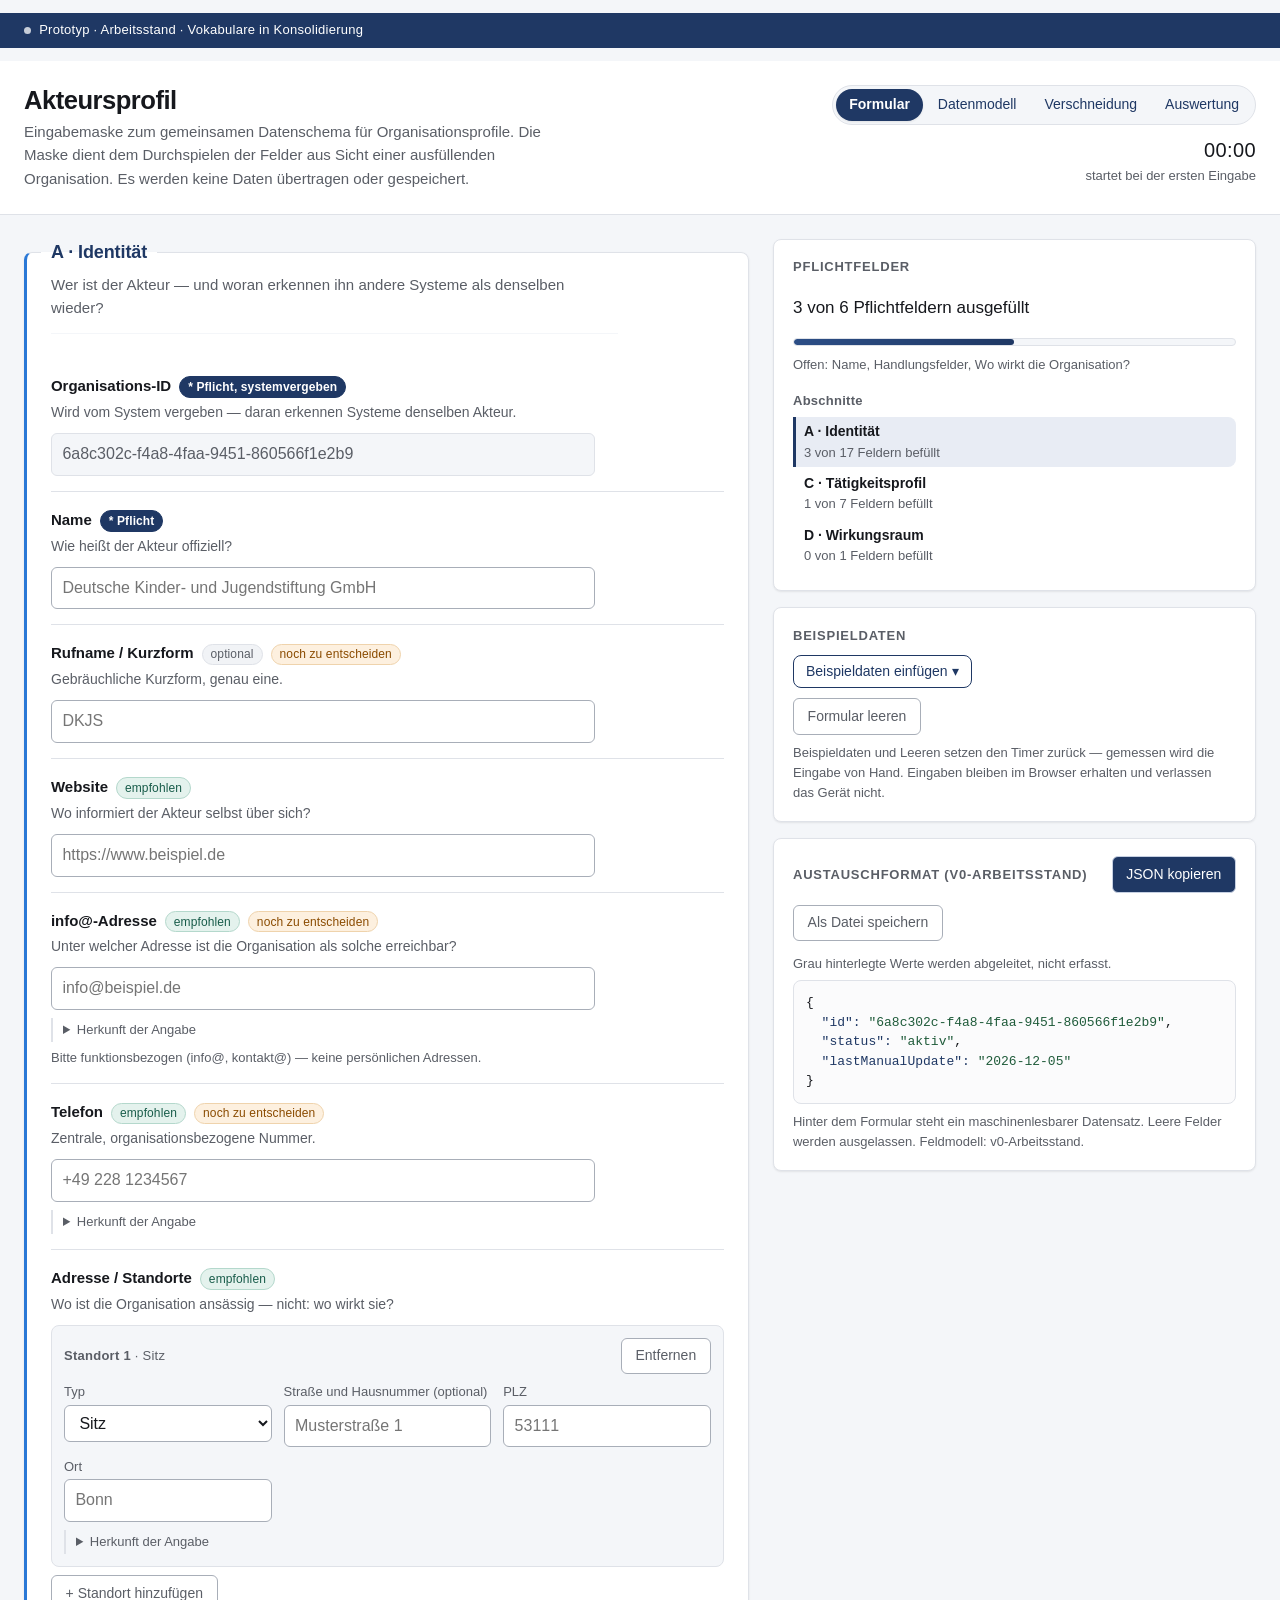
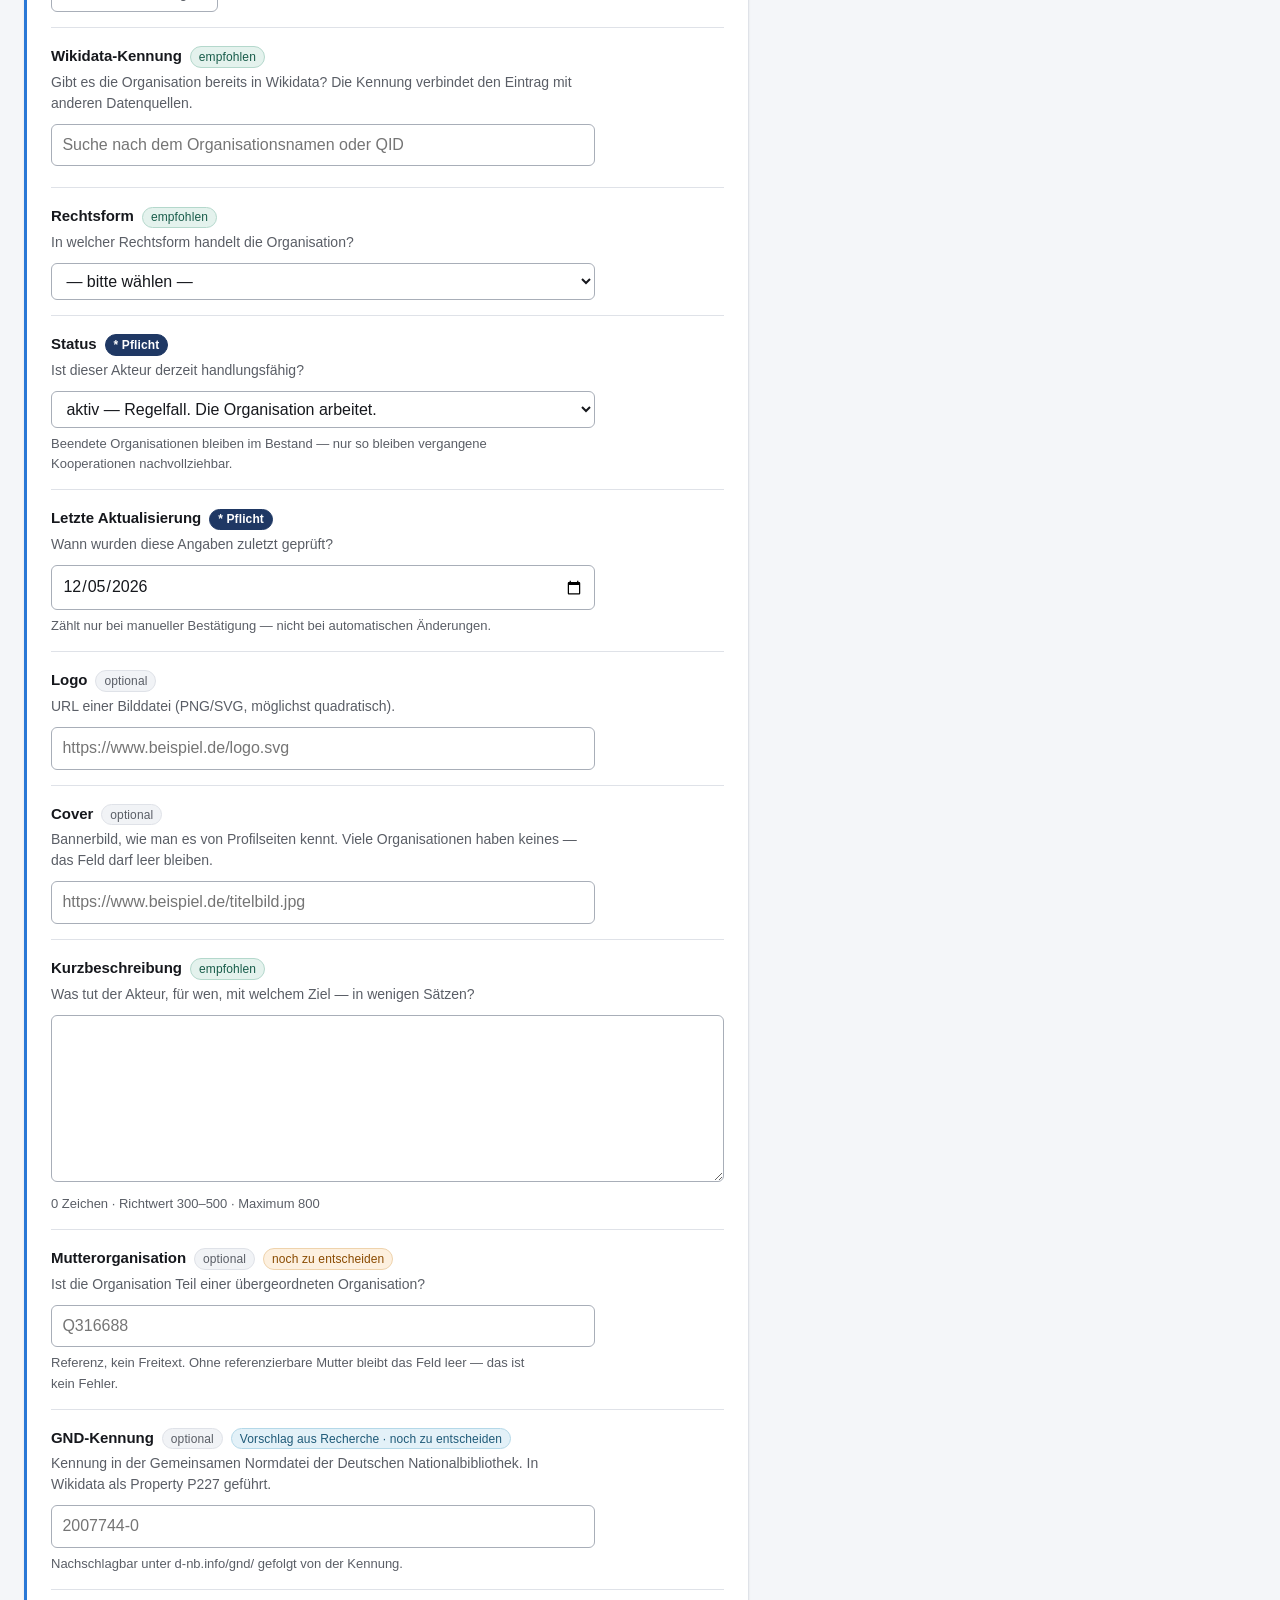
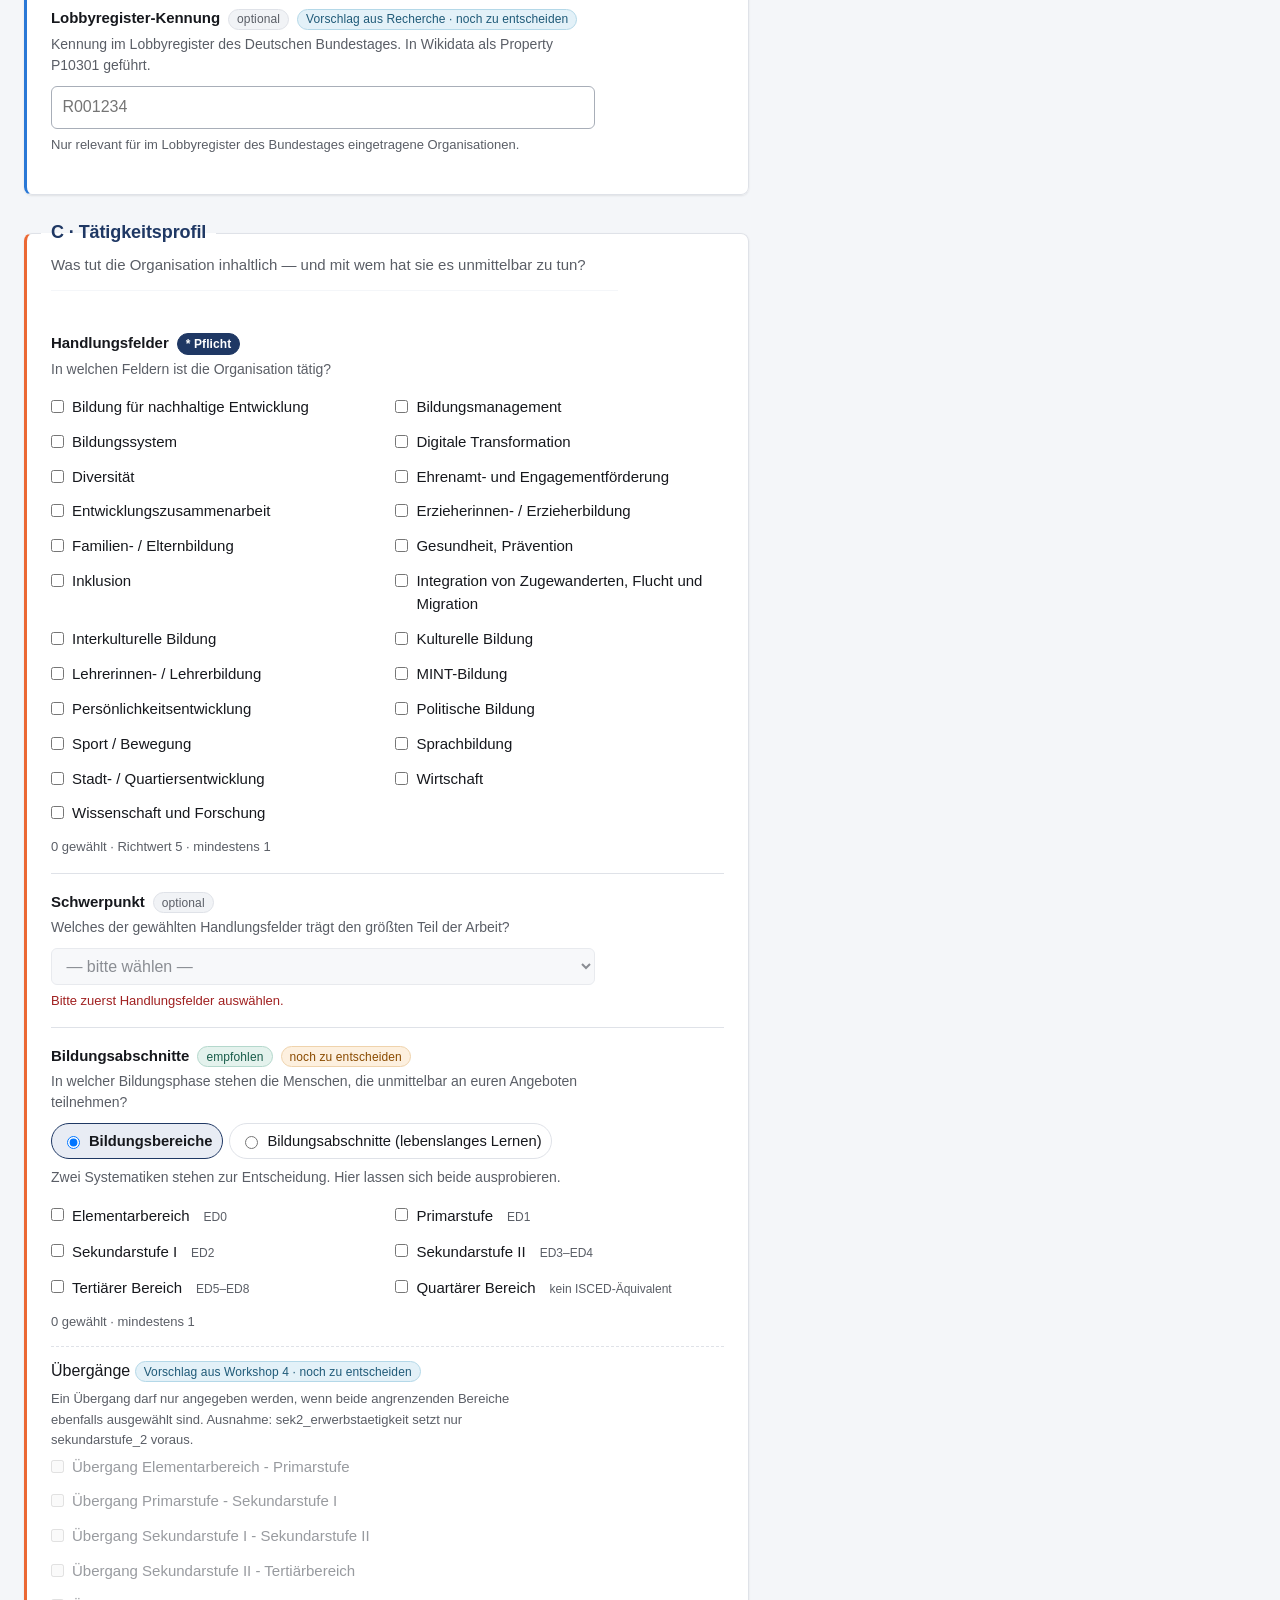
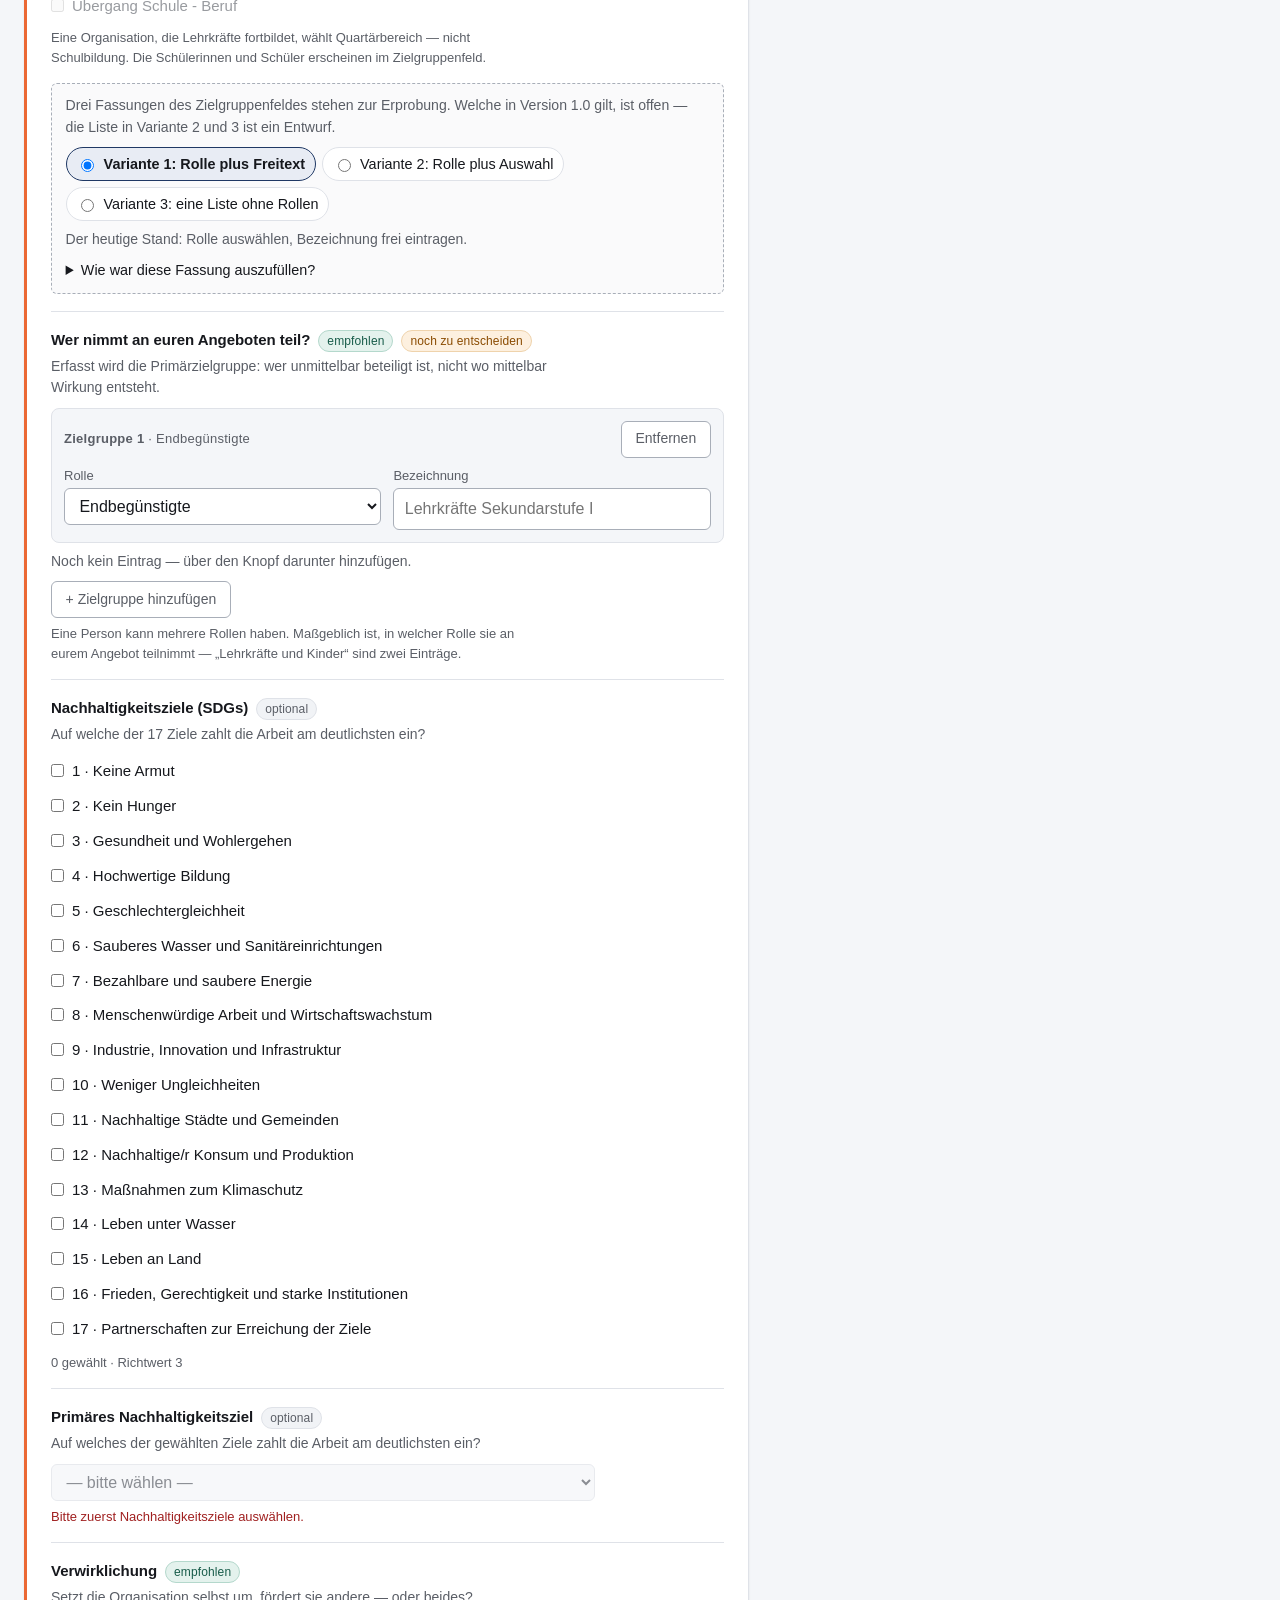
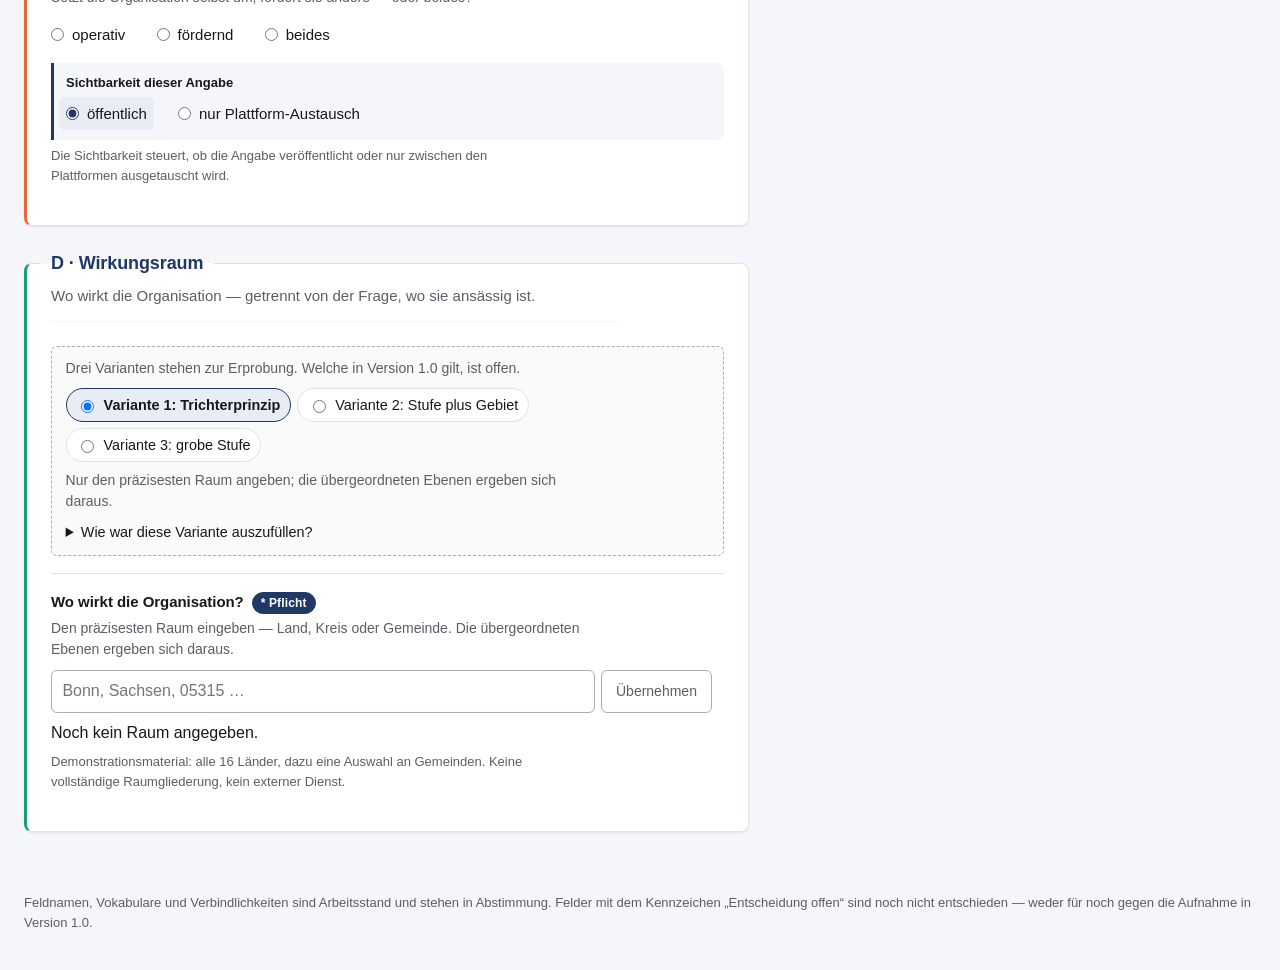
<file: prototype/index.html>
<!DOCTYPE html>
<html lang="de">
<head>
<meta charset="utf-8">
<meta name="viewport" content="width=device-width, initial-scale=1">
<title>Akteursprofil — Klickdummy (EduStandard)</title>
<meta name="description" content="Klickbare Eingabemaske zum Datenschema Akteursprofil. Arbeitsstand Version 0.1.">
<link rel="stylesheet" href="style.css">
</head>
<body>

<a class="sprunglink" href="#formular">Zum Formular springen</a>

<p class="banner" role="note">Prototyp · Arbeitsstand · Vokabulare in Konsolidierung</p>

<header class="kopf">
  <div>
    <h1>Akteursprofil</h1>
    <p>
      Eingabemaske zum gemeinsamen Datenschema für Organisationsprofile.
      Die Maske dient dem Durchspielen der Felder aus Sicht einer ausfüllenden
      Organisation. Es werden keine Daten übertragen oder gespeichert.
    </p>
  </div>
  <div class="kopf-rechts">
    <nav class="seitennavigation" aria-label="Seiten des Prototyps">
      <a href="index.html" aria-current="page">Formular</a>
      <a href="schema.html">Datenmodell</a>
      <a href="simulation.html">Verschneidung</a>
      <a href="auswertung.html">Auswertung</a>
    </nav>
    <div class="timer" role="timer" aria-live="off">
      <span class="nur-sr">Bearbeitungsdauer</span>
      <span class="timer-wert" id="timer-wert">00:00</span>
      <span id="timer-hinweis">startet bei der ersten Eingabe</span>
    </div>
  </div>
</header>

<main class="layout">

  <div id="formular"></div>

  <aside class="seitenspalte" aria-label="Auswertung">

    <section class="karte" aria-labelledby="zaehler-titel">
      <h2 id="zaehler-titel">Pflichtfelder</h2>
      <p class="zaehler-wert" id="zaehler-wert" aria-live="polite">0 von 0 Pflichtfeldern ausgefüllt</p>
      <div class="zaehler-balken" aria-hidden="true"><span id="zaehler-balken"></span></div>
      <p class="zaehler-offen" id="zaehler-offen"></p>

      <nav aria-labelledby="navigation-titel">
        <h3 id="navigation-titel" class="karte-untertitel">Abschnitte</h3>
        <ul class="navigation" id="abschnitt-navigation"></ul>
      </nav>
    </section>

    <section class="karte" aria-labelledby="beispiel-titel">
      <h2 id="beispiel-titel">Beispieldaten</h2>
      <details id="beispiel-auswahl">
        <summary>Beispieldaten einfügen</summary>
        <ul class="beispiel-liste" id="beispiel-liste"></ul>
      </details>
      <div class="karte-aktionen">
        <button type="button" class="leise" id="formular-leeren">Formular leeren</button>
        <button type="button" class="leise" id="speicher-verwerfen" hidden>Zwischenstand verwerfen</button>
      </div>
      <p class="karte-hinweis" id="beispiel-rueckmeldung" role="status"></p>
      <p class="karte-hinweis" id="speicher-hinweis"></p>
      <p class="karte-hinweis">
        Beispieldaten und Leeren setzen den Timer zurück — gemessen wird die
        Eingabe von Hand. Eingaben bleiben im Browser erhalten und verlassen
        das Gerät nicht.
      </p>
    </section>

    <section class="karte" aria-labelledby="vorschau-titel">
      <div class="vorschau-kopf">
        <h2 id="vorschau-titel">Austauschformat (v0-Arbeitsstand)</h2>
        <button type="button" class="primaer" id="json-kopieren">JSON kopieren</button>
        <button type="button" class="leise" id="json-export">Als Datei speichern</button>
      </div>
      <p class="kopier-rueckmeldung" id="kopier-rueckmeldung" role="status"></p>
      <p class="vorschau-abgeleitet">Grau hinterlegte Werte werden abgeleitet, nicht erfasst.</p>
      <p class="vorschau-fokus" id="vorschau-fokus" aria-live="polite"></p>
      <pre class="json" id="json-vorschau" tabindex="0" aria-label="Live-Vorschau des Datensatzes im JSON-Format">{}</pre>
      <p class="vorschau-fuss">
        Hinter dem Formular steht ein maschinenlesbarer Datensatz. Leere Felder
        werden ausgelassen. Feldmodell: <span id="modell-version">—</span>.
      </p>
    </section>

  </aside>

</main>

<footer class="fuss">
  <p>
    Feldnamen, Vokabulare und Verbindlichkeiten sind Arbeitsstand und stehen in
    Abstimmung. Felder mit dem Kennzeichen „Entscheidung offen“ sind noch nicht
    entschieden — weder für noch gegen die Aufnahme in Version 1.0.
  </p>
</footer>

<script src="vocab/loader.js"></script>
<script src="vocab/handlungsfelder.js"></script>
<script src="vocab/engagementfelder.js"></script>
<script src="vocab/icnpo-gruppen.js"></script>
<script src="vocab/bildungsstruktur-bereiche.js"></script>
<script src="vocab/bildungsabschnitte-lebenslang.js"></script>
<script src="vocab/isced-2011.js"></script>
<script src="vocab/reichweite.js"></script>
<script src="vocab/reichweite-grob.js"></script>
<script src="vocab/raumgliederung.js"></script>
<script src="vocab/rechtsformen.js"></script>
<script src="vocab/organisationsstatus.js"></script>
<script src="vocab/zielgruppenrollen.js"></script>
<script src="vocab/zielgruppen-entwurf.js"></script>
<script src="vocab/sdg.js"></script>
<script src="vocab/adresstypen.js"></script>
<script src="vocab/verwirklichung.js"></script>
<script src="vocab/sichtbarkeit.js"></script>
<script src="vocab/bundeslaender.js"></script>
<script src="vocab/herkunftsquellen.js"></script>
<script src="vocab/crosswalk-bildungsabschnitte.js"></script>
<script src="vocab/crosswalk-handlungsfelder.js"></script>
<script src="fields.js"></script>
<script src="app.js"></script>
</body>
</html>
</file>
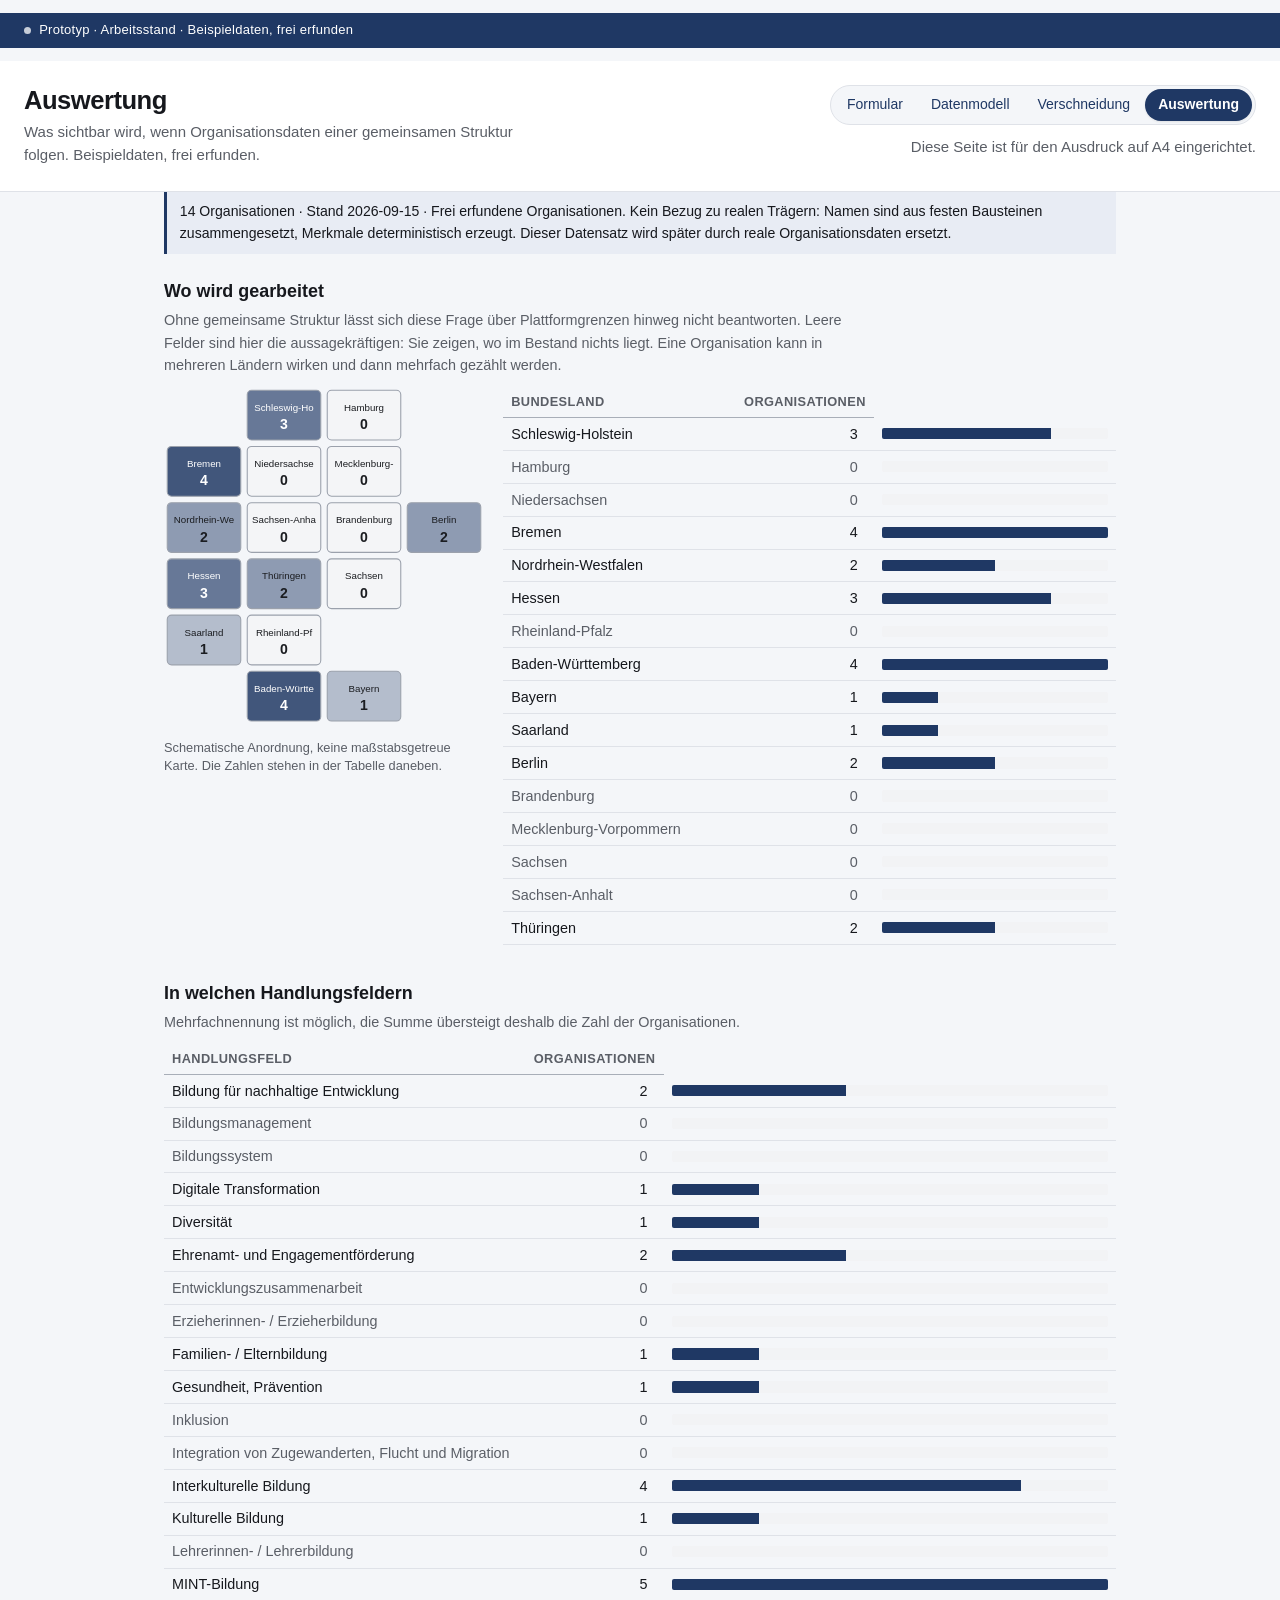
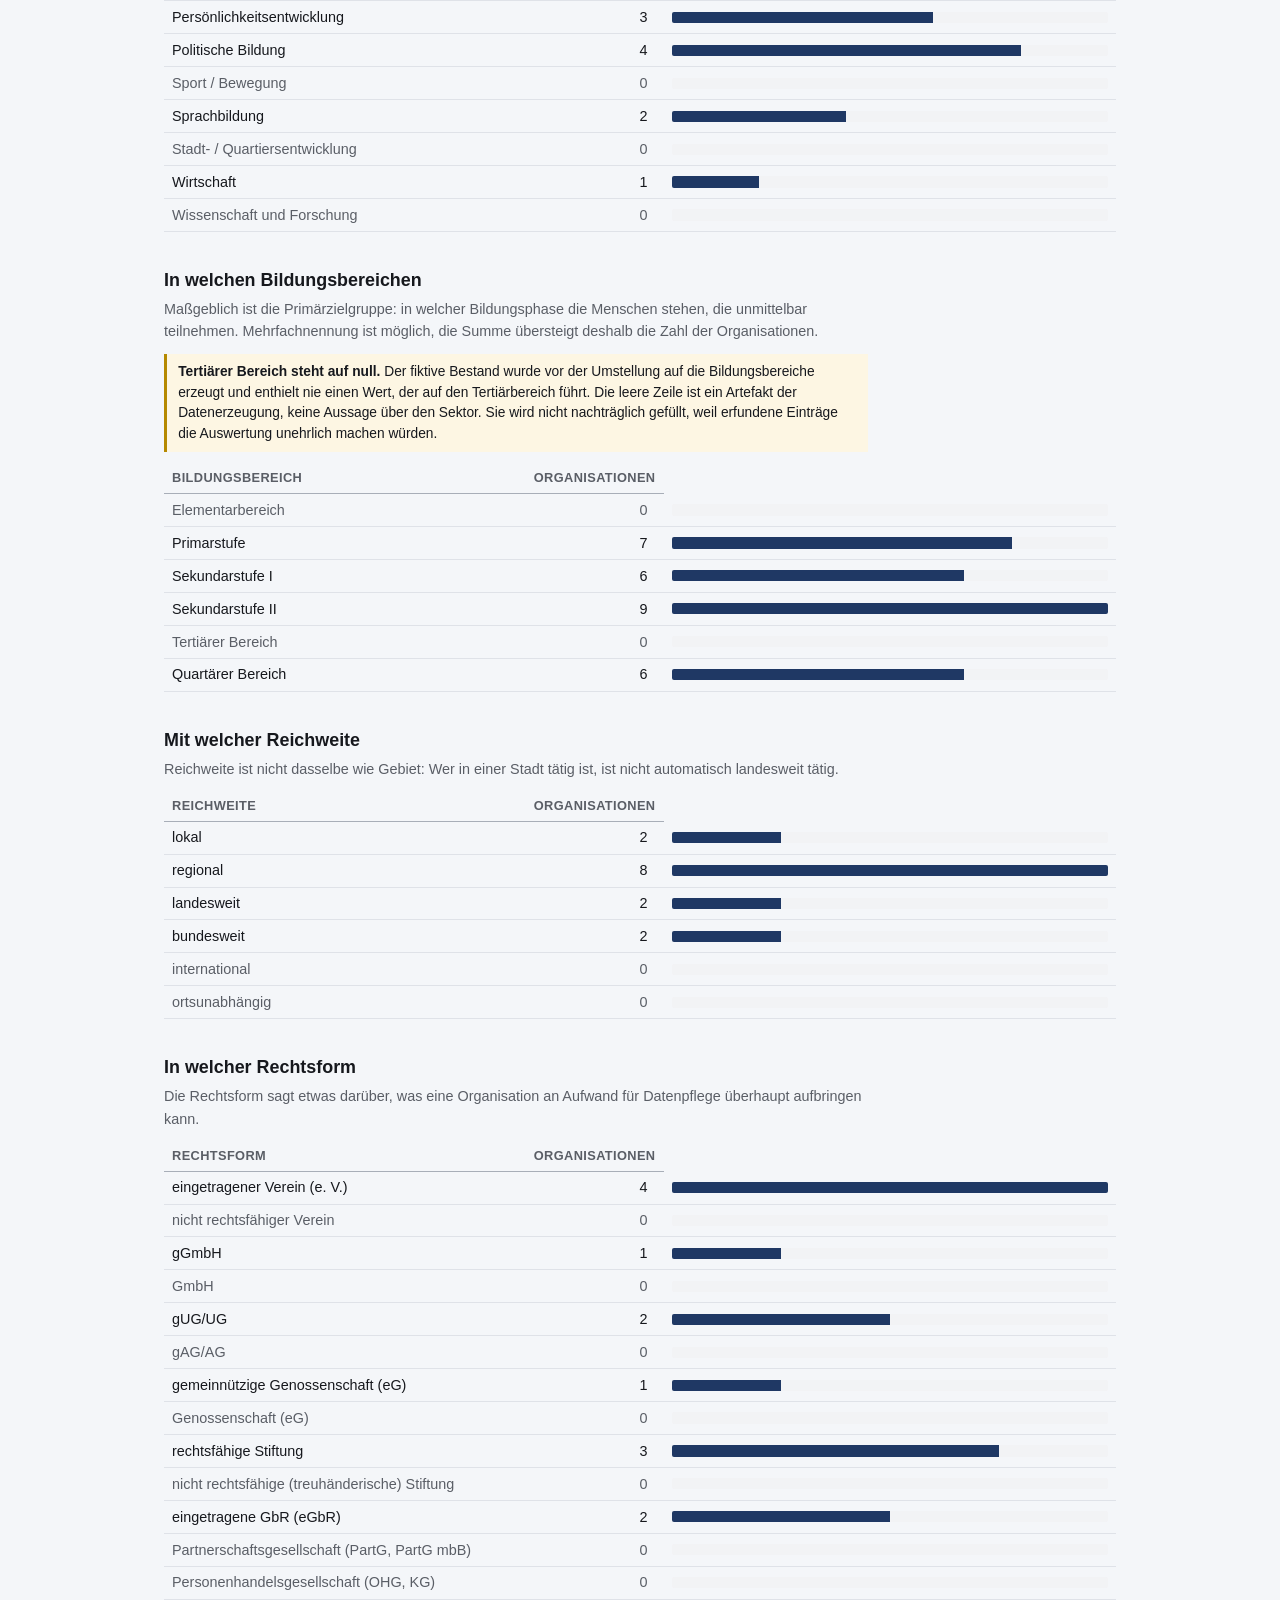
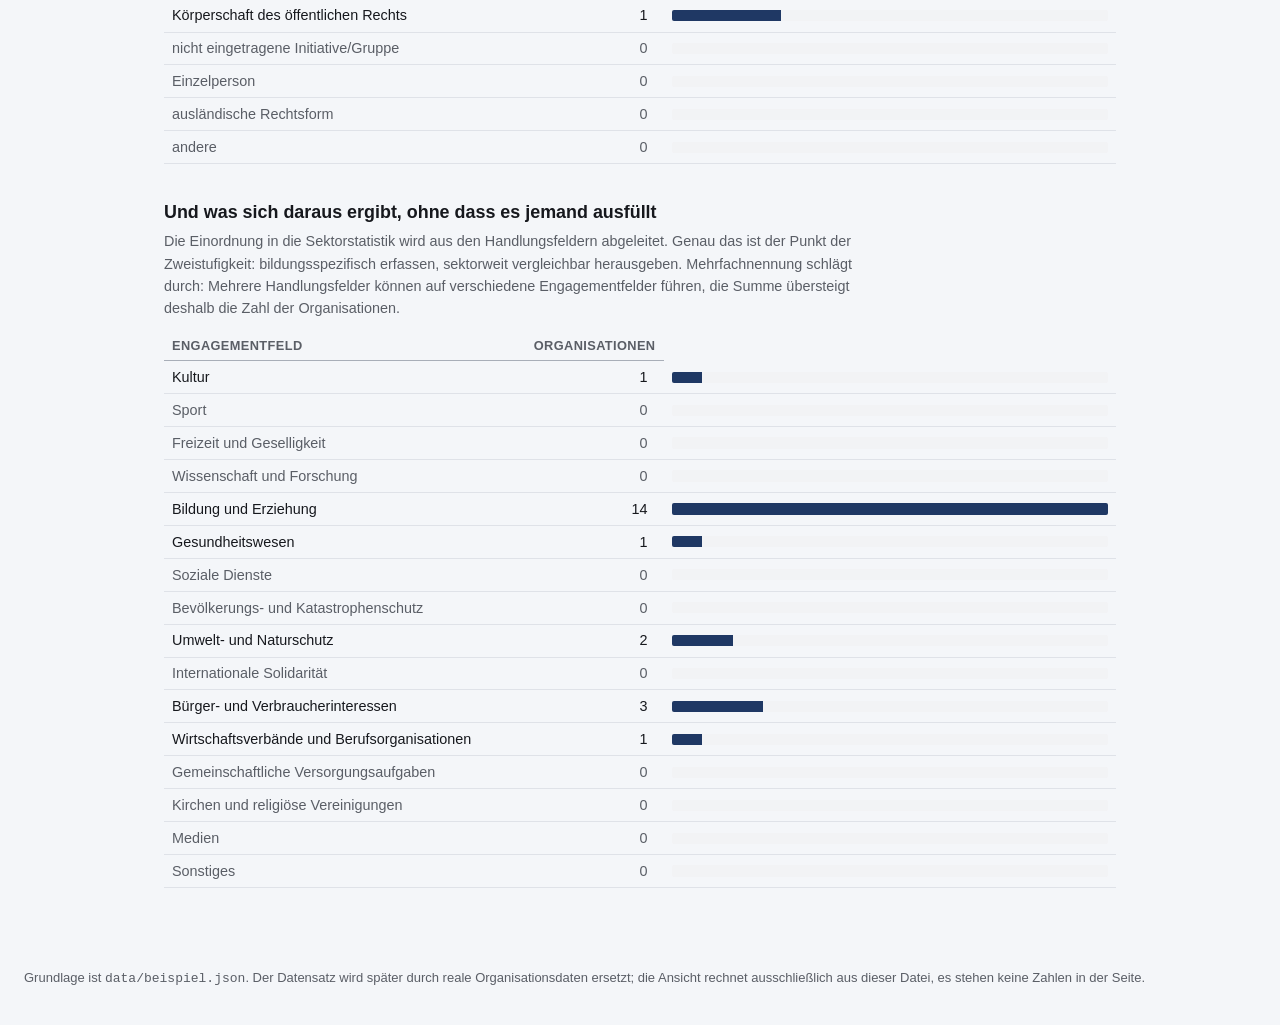
<file: prototype/auswertung.html>
<!DOCTYPE html>
<html lang="de">
<head>
<meta charset="utf-8">
<meta name="viewport" content="width=device-width, initial-scale=1">
<title>Auswertung — Akteursprofil (EduStandard)</title>
<meta name="description" content="Was sichtbar wird, wenn Organisationsdaten einer gemeinsamen Struktur folgen. Beispieldaten, frei erfunden.">
<link rel="stylesheet" href="style.css">
</head>
<body class="seite-auswertung">

<a class="sprunglink" href="#auswertung">Zur Auswertung springen</a>

<p class="banner" role="note">Prototyp · Arbeitsstand · Beispieldaten, frei erfunden</p>

<header class="kopf">
  <div>
    <h1>Auswertung</h1>
    <p>
      Was sichtbar wird, wenn Organisationsdaten einer gemeinsamen Struktur
      folgen. Beispieldaten, frei erfunden.
    </p>
  </div>
  <div class="kopf-rechts">
    <nav class="seitennavigation" aria-label="Seiten des Prototyps">
      <a href="index.html">Formular</a>
      <a href="schema.html">Datenmodell</a>
      <a href="simulation.html">Verschneidung</a>
      <a href="auswertung.html" aria-current="page">Auswertung</a>
    </nav>
    <p class="druckhinweis">
      Diese Seite ist für den Ausdruck auf A4 eingerichtet.
    </p>
  </div>
</header>

<main id="auswertung" class="auswertung" tabindex="-1">
  <p class="auswertung-quelle" id="auswertung-quelle"></p>
  <div id="auswertung-inhalt"></div>
</main>

<footer class="fuss">
  <p>
    Grundlage ist <code>data/beispiel.json</code>. Der Datensatz wird später
    durch reale Organisationsdaten ersetzt; die Ansicht rechnet ausschließlich
    aus dieser Datei, es stehen keine Zahlen in der Seite.
  </p>
</footer>

<script src="vocab/loader.js"></script>
<script src="vocab/handlungsfelder.js"></script>
<script src="vocab/engagementfelder.js"></script>
<script src="vocab/icnpo-gruppen.js"></script>
<script src="vocab/bildungsstruktur-bereiche.js"></script>
<script src="vocab/bildungsabschnitte-lebenslang.js"></script>
<script src="vocab/isced-2011.js"></script>
<script src="vocab/reichweite.js"></script>
<script src="vocab/reichweite-grob.js"></script>
<script src="vocab/raumgliederung.js"></script>
<script src="vocab/rechtsformen.js"></script>
<script src="vocab/organisationsstatus.js"></script>
<script src="vocab/zielgruppenrollen.js"></script>
<script src="vocab/zielgruppen-entwurf.js"></script>
<script src="vocab/sdg.js"></script>
<script src="vocab/adresstypen.js"></script>
<script src="vocab/verwirklichung.js"></script>
<script src="vocab/sichtbarkeit.js"></script>
<script src="vocab/bundeslaender.js"></script>
<script src="vocab/herkunftsquellen.js"></script>
<script src="vocab/crosswalk-bildungsabschnitte.js"></script>
<script src="vocab/crosswalk-handlungsfelder.js"></script>
<script src="data/beispiel.js"></script>
<script src="auswertung.js"></script>
</body>
</html>
</file>
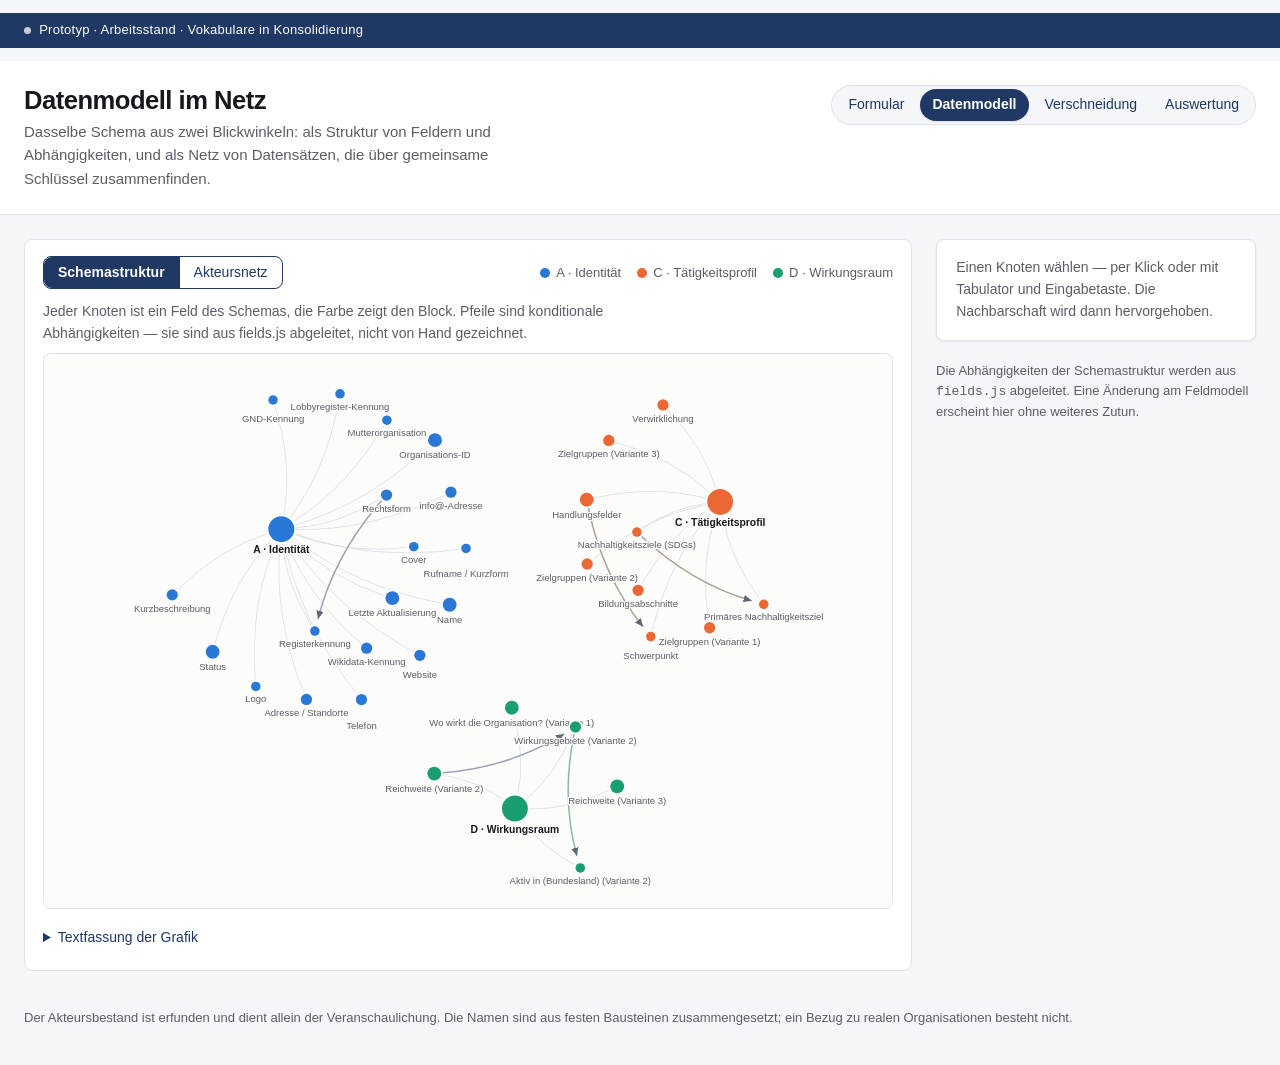
<file: prototype/schema.html>
<!DOCTYPE html>
<html lang="de">
<head>
<meta charset="utf-8">
<meta name="viewport" content="width=device-width, initial-scale=1">
<title>Datenmodell im Netz — Akteursprofil (EduStandard)</title>
<meta name="description" content="Netzdarstellung des Datenschemas für Organisationsprofile: Felder und ihre Abhängigkeiten, Akteure und ihre gemeinsamen Schlüssel.">
<link rel="stylesheet" href="style.css">
</head>
<body class="seite-netz">

<a class="sprunglink" href="#netz-bereich">Zur Grafik springen</a>

<p class="banner" role="note">Prototyp · Arbeitsstand · Vokabulare in Konsolidierung</p>

<header class="kopf">
  <div>
    <h1>Datenmodell im Netz</h1>
    <p>
      Dasselbe Schema aus zwei Blickwinkeln: als Struktur von Feldern und
      Abhängigkeiten, und als Netz von Datensätzen, die über gemeinsame
      Schlüssel zusammenfinden.
    </p>
  </div>
  <nav class="seitennavigation" aria-label="Seiten des Prototyps">
    <a href="index.html">Formular</a>
    <a href="schema.html" aria-current="page">Datenmodell</a>
    <a href="simulation.html">Verschneidung</a>
      <a href="auswertung.html">Auswertung</a>
  </nav>
</header>

<main class="netz-layout">

  <section class="netz-bereich" id="netz-bereich" aria-labelledby="netz-titel">
    <div class="netz-kopf">
      <h2 id="netz-titel" class="nur-sr">Netzdarstellung</h2>
      <fieldset class="umschalter">
        <legend class="nur-sr">Ansicht wählen</legend>
        <label>
          <input type="radio" name="ansicht" value="schema" checked>
          <span>Schemastruktur</span>
        </label>
        <label>
          <input type="radio" name="ansicht" value="akteure">
          <span>Akteursnetz</span>
        </label>
      </fieldset>
      <ul class="legende" aria-label="Farbbedeutung">
        <li><span class="legende-punkt punkt-a" aria-hidden="true"></span><span id="legende-links">A · Identität</span></li>
        <li><span class="legende-punkt punkt-c" aria-hidden="true"></span><span id="legende-mitte">C · Tätigkeitsprofil</span></li>
        <li><span class="legende-punkt punkt-d" aria-hidden="true"></span><span id="legende-rechts">D · Wirkungsraum</span></li>
      </ul>
    </div>

    <p class="netz-erklaerung" id="netz-erklaerung"></p>

    <div class="netz-buehne">
      <svg id="netz" aria-labelledby="netz-titel" aria-describedby="netz-erklaerung"></svg>
    </div>

    <details class="textfassung">
      <summary>Textfassung der Grafik</summary>
      <div id="textfassung-inhalt"></div>
    </details>
  </section>

  <aside class="detail-spalte" aria-labelledby="detail-titel-sr">
    <h2 id="detail-titel-sr" class="nur-sr">Angaben zum gewählten Knoten</h2>
    <div class="karte" id="detail" aria-live="polite"></div>
    <p class="karte-hinweis">
      Die Abhängigkeiten der Schemastruktur werden aus <code>fields.js</code>
      abgeleitet. Eine Änderung am Feldmodell erscheint hier ohne weiteres Zutun.
    </p>
  </aside>

</main>

<footer class="fuss">
  <p>
    Der Akteursbestand ist erfunden und dient allein der Veranschaulichung.
    Die Namen sind aus festen Bausteinen zusammengesetzt; ein Bezug zu realen
    Organisationen besteht nicht.
  </p>
</footer>

<script src="vocab/loader.js"></script>
<script src="vocab/handlungsfelder.js"></script>
<script src="vocab/engagementfelder.js"></script>
<script src="vocab/icnpo-gruppen.js"></script>
<script src="vocab/bildungsstruktur-bereiche.js"></script>
<script src="vocab/bildungsabschnitte-lebenslang.js"></script>
<script src="vocab/isced-2011.js"></script>
<script src="vocab/reichweite.js"></script>
<script src="vocab/reichweite-grob.js"></script>
<script src="vocab/raumgliederung.js"></script>
<script src="vocab/rechtsformen.js"></script>
<script src="vocab/organisationsstatus.js"></script>
<script src="vocab/zielgruppenrollen.js"></script>
<script src="vocab/zielgruppen-entwurf.js"></script>
<script src="vocab/sdg.js"></script>
<script src="vocab/adresstypen.js"></script>
<script src="vocab/verwirklichung.js"></script>
<script src="vocab/sichtbarkeit.js"></script>
<script src="vocab/bundeslaender.js"></script>
<script src="vocab/herkunftsquellen.js"></script>
<script src="vocab/crosswalk-bildungsabschnitte.js"></script>
<script src="vocab/crosswalk-handlungsfelder.js"></script>
<script src="fields.js"></script>
<script src="akteure.js"></script>
<script src="netz.js"></script>
<script src="schema.js"></script>
</body>
</html>
</file>
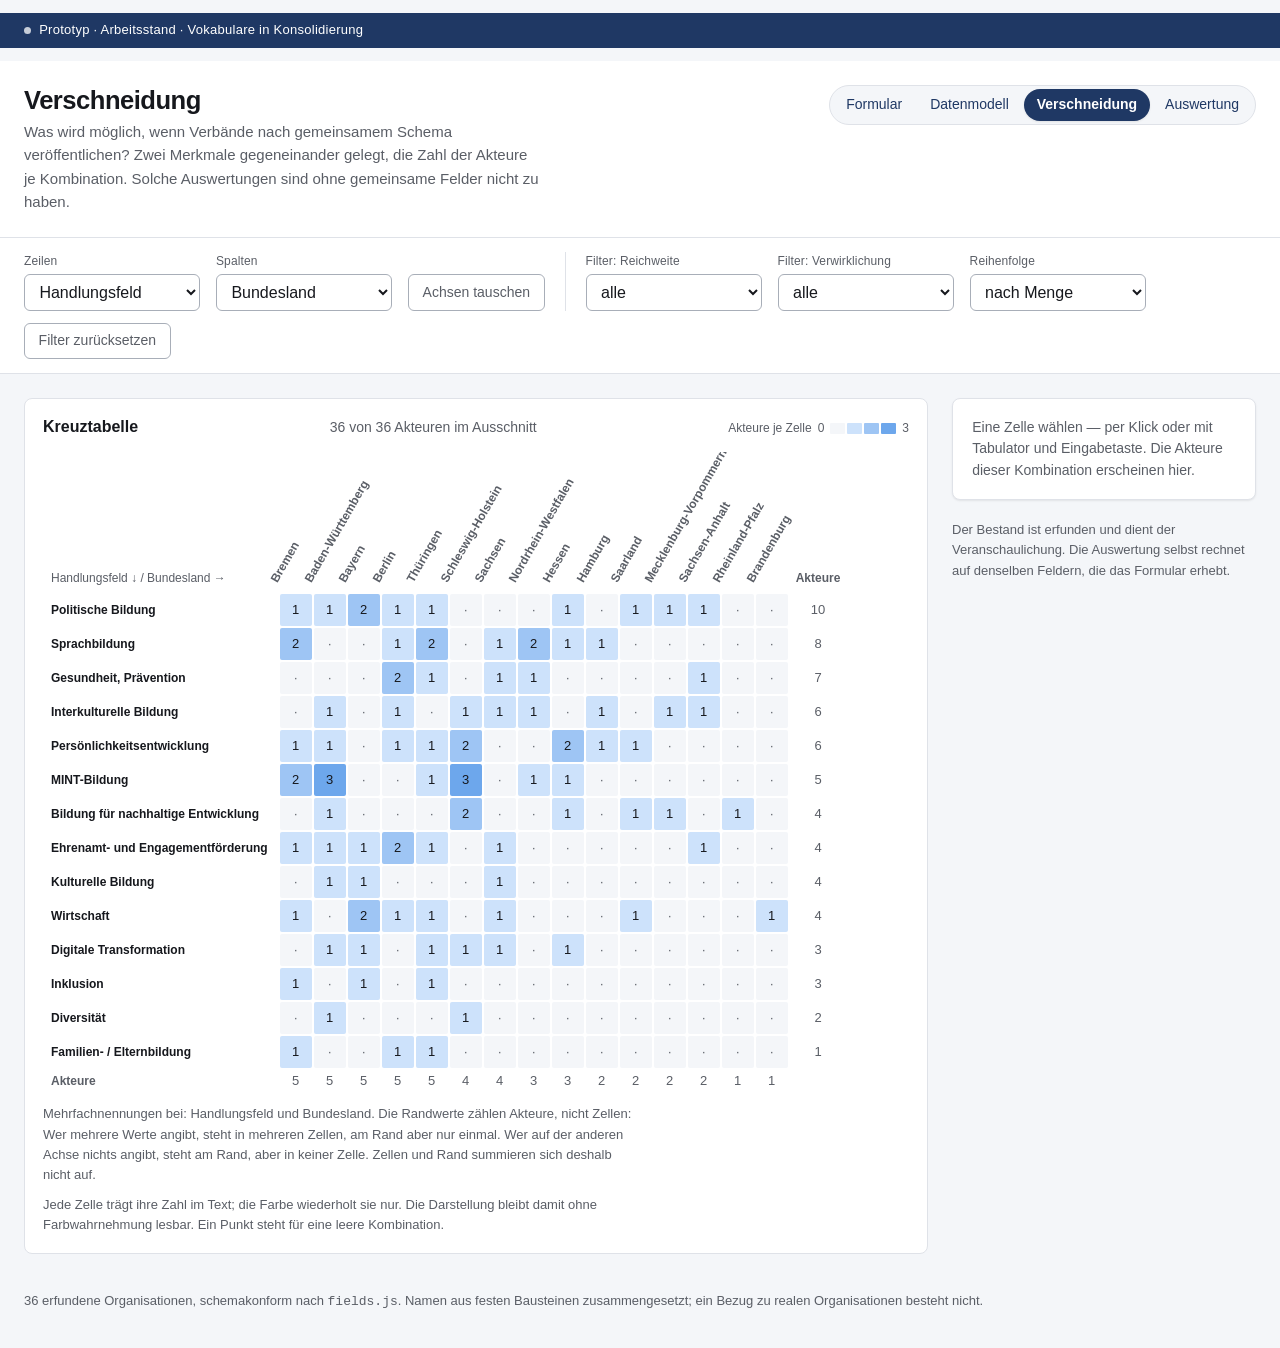
<file: prototype/simulation.html>
<!DOCTYPE html>
<html lang="de">
<head>
<meta charset="utf-8">
<meta name="viewport" content="width=device-width, initial-scale=1">
<title>Verschneidung — Akteursprofil (EduStandard)</title>
<meta name="description" content="Zwei Merkmale des Datenschemas gegeneinander gelegt: Anzahl der Akteure je Kombination, als Kreuztabelle.">
<link rel="stylesheet" href="style.css">
</head>
<body class="seite-simulation">

<a class="sprunglink" href="#matrix-bereich">Zur Tabelle springen</a>

<p class="banner" role="note">Prototyp · Arbeitsstand · Vokabulare in Konsolidierung</p>

<header class="kopf">
  <div>
    <h1>Verschneidung</h1>
    <p>
      Was wird möglich, wenn Verbände nach gemeinsamem Schema veröffentlichen?
      Zwei Merkmale gegeneinander gelegt, die Zahl der Akteure je Kombination.
      Solche Auswertungen sind ohne gemeinsame Felder nicht zu haben.
    </p>
  </div>
  <nav class="seitennavigation" aria-label="Seiten des Prototyps">
    <a href="index.html">Formular</a>
    <a href="schema.html">Datenmodell</a>
    <a href="simulation.html" aria-current="page">Verschneidung</a>
      <a href="auswertung.html">Auswertung</a>
  </nav>
</header>

<div class="steuerzeile" role="group" aria-label="Achsen und Filter">
  <div class="steuerfeld">
    <label for="achse-zeile">Zeilen</label>
    <select id="achse-zeile"></select>
  </div>
  <div class="steuerfeld">
    <label for="achse-spalte">Spalten</label>
    <select id="achse-spalte"></select>
  </div>
  <button type="button" class="leise" id="achse-tauschen" title="Zeilen und Spalten vertauschen">Achsen tauschen</button>

  <div class="steuer-trenner" aria-hidden="true"></div>

  <div class="steuerfeld">
    <label for="filter-reichweite">Filter: Reichweite</label>
    <select id="filter-reichweite"><option value="">alle</option></select>
  </div>
  <div class="steuerfeld">
    <label for="filter-verwirklichung">Filter: Verwirklichung</label>
    <select id="filter-verwirklichung"><option value="">alle</option></select>
  </div>
  <div class="steuerfeld">
    <label for="sortierung">Reihenfolge</label>
    <select id="sortierung">
      <option value="menge">nach Menge</option>
      <option value="vokabular">wie im Vokabular</option>
    </select>
  </div>
  <button type="button" class="leise" id="filter-zuruecksetzen">Filter zurücksetzen</button>
</div>

<main class="matrix-layout">

  <section class="matrix-bereich" id="matrix-bereich" aria-labelledby="matrix-titel">
    <div class="matrix-kopf">
      <h2 id="matrix-titel">Kreuztabelle</h2>
      <p class="kennzahl" id="kennzahl-ausschnitt"></p>
      <div class="skala" id="skala" aria-hidden="true"></div>
    </div>

    <div class="matrix-huelle">
      <div id="matrix"></div>
    </div>

    <p class="matrix-fuss" id="mehrfach-hinweis"></p>
    <p class="matrix-fuss">
      Jede Zelle trägt ihre Zahl im Text; die Farbe wiederholt sie nur. Die
      Darstellung bleibt damit ohne Farbwahrnehmung lesbar. Ein Punkt steht
      für eine leere Kombination.
    </p>
  </section>

  <aside class="detail-spalte" aria-labelledby="auswahl-titel-sr">
    <h2 id="auswahl-titel-sr" class="nur-sr">Akteure der gewählten Zelle</h2>
    <div class="karte" id="auswahl" aria-live="polite"></div>
    <p class="karte-hinweis">
      Der Bestand ist erfunden und dient der Veranschaulichung. Die Auswertung
      selbst rechnet auf denselben Feldern, die das Formular erhebt.
    </p>
  </aside>

</main>

<footer class="fuss">
  <p>
    36 erfundene Organisationen, schemakonform nach <code>fields.js</code>.
    Namen aus festen Bausteinen zusammengesetzt; ein Bezug zu realen
    Organisationen besteht nicht.
  </p>
</footer>

<script src="vocab/loader.js"></script>
<script src="vocab/handlungsfelder.js"></script>
<script src="vocab/engagementfelder.js"></script>
<script src="vocab/icnpo-gruppen.js"></script>
<script src="vocab/bildungsstruktur-bereiche.js"></script>
<script src="vocab/bildungsabschnitte-lebenslang.js"></script>
<script src="vocab/isced-2011.js"></script>
<script src="vocab/reichweite.js"></script>
<script src="vocab/reichweite-grob.js"></script>
<script src="vocab/raumgliederung.js"></script>
<script src="vocab/rechtsformen.js"></script>
<script src="vocab/organisationsstatus.js"></script>
<script src="vocab/zielgruppenrollen.js"></script>
<script src="vocab/zielgruppen-entwurf.js"></script>
<script src="vocab/sdg.js"></script>
<script src="vocab/adresstypen.js"></script>
<script src="vocab/verwirklichung.js"></script>
<script src="vocab/sichtbarkeit.js"></script>
<script src="vocab/bundeslaender.js"></script>
<script src="vocab/herkunftsquellen.js"></script>
<script src="vocab/crosswalk-bildungsabschnitte.js"></script>
<script src="vocab/crosswalk-handlungsfelder.js"></script>
<script src="fields.js"></script>
<script src="akteure.js"></script>
<script src="simulation.js"></script>
</body>
</html>
</file>
<file: prototype/style.css>
/* Klickdummy "Akteursprofil" — Gestaltung.
   Systemschriften, ruhige Typografie, eine Akzentfarbe. */

:root {
  --akzent: #1F3864;
  --akzent-hell: #E8ECF4;
  --akzent-kante: #C6D0E2;
  --text: #16181D;
  --text-leise: #5A5E66;
  --linie: #DFE2E8;
  --linie-kraeftig: #A8AEB8;
  --flaeche: #FFFFFF;
  --flaeche-leise: #F4F6F9;
  --warnung-linie: #8A5A00;
  --warnung-flaeche: #FDF6E7;
  --fehler: #A02020;

  /*
   * Chipfarben je Bedeutung. Jede Familie ist ein Dreiklang aus Schrift,
   * Flaeche und Kante. Die Schriftfarben sind gegen ihre eigene Flaeche
   * geprueft und liegen alle ueber 4.5:1 — Farbe schmueckt, sie traegt nicht.
   */
  --chip-pflicht-text: #FFFFFF;
  --chip-pflicht-flaeche: #1F3864;
  --chip-pflicht-kante: #1F3864;

  --chip-empfohlen-text: #185C4A;
  --chip-empfohlen-flaeche: #E4F2ED;
  --chip-empfohlen-kante: #B4D8CC;

  --chip-optional-text: #5A5E66;
  --chip-optional-flaeche: #F1F3F6;
  --chip-optional-kante: #DFE2E8;

  --chip-berechnet-text: #4B3A7A;
  --chip-berechnet-flaeche: #EEEAF8;
  --chip-berechnet-kante: #CFC5EA;

  --chip-offen-text: #8A4B00;
  --chip-offen-flaeche: #FDF0DF;
  --chip-offen-kante: #EFD3AC;

  --chip-vorschlag-text: #1F5A78;
  --chip-vorschlag-flaeche: #E3F1F8;
  --chip-vorschlag-kante: #B4D8E8;

  --chip-platzhalter-text: #8A2C48;
  --chip-platzhalter-flaeche: #FBE9EF;
  --chip-platzhalter-kante: #EFC2D2;

  --radius: 8px;
  --radius-klein: 6px;
  --radius-chip: 999px;
  --spalte: 1.5rem;

  /* Zwei Schattenstufen genuegen: ruhende Flaeche und angehobene Flaeche. */
  --schatten: 0 1px 2px rgba(22, 24, 29, .05), 0 1px 3px rgba(22, 24, 29, .04);
  --schatten-hoch: 0 2px 4px rgba(22, 24, 29, .06), 0 8px 20px rgba(22, 24, 29, .07);

  --tempo: 140ms;
  --kurve: cubic-bezier(.2, .7, .3, 1);
}

/*
 * Wer Bewegung abbestellt hat, bekommt keine. Das ist keine Kuer: Uebergaenge
 * koennen Schwindel und Migraene ausloesen.
 */
@media (prefers-reduced-motion: reduce) {
  *, *::before, *::after {
    animation-duration: .01ms !important;
    transition-duration: .01ms !important;
    scroll-behavior: auto !important;
  }
}

* { box-sizing: border-box; }

html { -webkit-text-size-adjust: 100%; }

body {
  margin: 0;
  font-family: -apple-system, BlinkMacSystemFont, "Segoe UI", Roboto, "Helvetica Neue", Arial, sans-serif;
  font-size: 16px;
  line-height: 1.55;
  color: var(--text);
  background: var(--flaeche-leise);
}

/* ---------------------------------------------------------------- Kopf */

.banner {
  display: flex;
  align-items: center;
  gap: 0.5rem;
  background: var(--akzent);
  color: #FFFFFF;
  padding: 0.45rem var(--spalte);
  font-size: 0.8125rem;
  font-weight: 500;
  letter-spacing: 0.02em;
}

/*
 * Der Punkt vor dem Banner sagt "laeuft noch". Er ist Schmuck: Der Text
 * daneben sagt dasselbe, und ohne CSS faellt nichts weg.
 */
.banner::before {
  content: "";
  flex: 0 0 auto;
  width: .45rem;
  height: .45rem;
  border-radius: 50%;
  background: currentColor;
  opacity: .75;
}

.kopf {
  display: flex;
  flex-wrap: wrap;
  gap: 1rem;
  align-items: flex-start;
  justify-content: space-between;
  padding: 1.5rem var(--spalte);
  background: var(--flaeche);
  border-bottom: 1px solid var(--linie);
}

.kopf h1 {
  margin: 0 0 0.3rem;
  font-size: 1.6rem;
  font-weight: 650;
  letter-spacing: -0.02em;
  line-height: 1.2;
}

.kopf p {
  margin: 0;
  max-width: 62ch;
  color: var(--text-leise);
  font-size: 0.9375rem;
}

.timer {
  flex: 0 0 auto;
  text-align: right;
  color: var(--text-leise);
  font-size: 0.8125rem;
}

.timer .timer-wert {
  display: block;
  font-size: 1.25rem;
  font-variant-numeric: tabular-nums;
  font-feature-settings: "tnum";
  color: var(--text);
  letter-spacing: 0.02em;
}

/* -------------------------------------------------------------- Layout */

.layout {
  display: grid;
  grid-template-columns: minmax(0, 3fr) minmax(0, 2fr);
  gap: var(--spalte);
  align-items: start;
  padding: var(--spalte);
  max-width: 1440px;
  margin: 0 auto;
}

@media (max-width: 900px) {
  .layout { grid-template-columns: minmax(0, 1fr); }
  .seitenspalte { position: static !important; }
  .timer { text-align: left; }
}

/* ------------------------------------------------------------ Abschnitt */

fieldset.abschnitt {
  border: 1px solid var(--linie);
  border-radius: var(--radius);
  background: var(--flaeche);
  box-shadow: var(--schatten);
  margin: 0 0 var(--spalte);
  padding: 0 1.5rem 1.5rem;
}

fieldset.abschnitt legend {
  padding: 0 0.6rem;
  margin-left: -0.6rem;
  font-size: 1.0625rem;
  font-weight: 650;
  letter-spacing: -0.01em;
  color: var(--akzent);
}

.abschnitt-intro {
  margin: 0.25rem 0 1.5rem;
  color: var(--text-leise);
  font-size: 0.9375rem;
  max-width: 68ch;
}

/* ----------------------------------------------------------------- Feld */

.feld {
  padding: 0.95rem 0;
  border-top: 1px solid var(--linie);
  scroll-margin-top: 1rem;
}

.feld:first-of-type { border-top: 0; }
.feld[hidden] { display: none; }

.feld-kopf {
  display: flex;
  flex-wrap: wrap;
  align-items: baseline;
  gap: 0.5rem;
  margin-bottom: 0.125rem;
}

.feld-kopf label,
.feld-kopf .gruppen-label {
  font-weight: 600;
  font-size: 0.9375rem;
}

.hilfe {
  margin: 0 0 0.5rem;
  color: var(--text-leise);
  font-size: 0.875rem;
  max-width: 68ch;
}

.hinweis {
  margin: 0.375rem 0 0;
  color: var(--text-leise);
  font-size: 0.8125rem;
  max-width: 68ch;
}

/* --------------------------------------------------------------- Badges */

/*
 * Chips.
 *
 * Eine Grundform, sechs Farbfamilien. Die Farbe sagt, um welche Art von
 * Kennzeichen es geht; der Text sagt dasselbe noch einmal. In der Review
 * wurde ein optionales Feld fuer ein Pflichtfeld gehalten — seither traegt
 * die Unterscheidung mehrere Merkmale zugleich: Text, Sternchen, Fuellung und
 * Farbfamilie. Keines davon ist auf Farbwahrnehmung angewiesen.
 */
.chip {
  display: inline-flex;
  align-items: center;
  gap: .25rem;
  font-size: 0.75rem;
  font-weight: 500;
  line-height: 1.5;
  letter-spacing: 0.01em;
  border-radius: var(--radius-chip);
  padding: .05rem .5rem;
  white-space: nowrap;
  border: 1px solid transparent;
}

.chip-pflicht {
  color: var(--chip-pflicht-text);
  background: var(--chip-pflicht-flaeche);
  border-color: var(--chip-pflicht-kante);
  font-weight: 600;
}

.chip-empfohlen {
  color: var(--chip-empfohlen-text);
  background: var(--chip-empfohlen-flaeche);
  border-color: var(--chip-empfohlen-kante);
}

.chip-optional {
  color: var(--chip-optional-text);
  background: var(--chip-optional-flaeche);
  border-color: var(--chip-optional-kante);
}

.chip-berechnet {
  color: var(--chip-berechnet-text);
  background: var(--chip-berechnet-flaeche);
  border-color: var(--chip-berechnet-kante);
}

.chip-offen {
  color: var(--chip-offen-text);
  background: var(--chip-offen-flaeche);
  border-color: var(--chip-offen-kante);
}

.chip-vorschlag {
  color: var(--chip-vorschlag-text);
  background: var(--chip-vorschlag-flaeche);
  border-color: var(--chip-vorschlag-kante);
}

/* Der Platzhalterhinweis steht als eigene Zeile, nicht in der Kopfzeile. */
.chip-platzhalter {
  display: inline-flex;
  color: var(--chip-platzhalter-text);
  background: var(--chip-platzhalter-flaeche);
  border-color: var(--chip-platzhalter-kante);
  margin: 0 0 0.5rem;
}

/* -------------------------------------------------------- Eingabefelder */

input[type="text"],
input[type="url"],
input[type="email"],
input[type="tel"],
input[type="date"],
input[type="search"],
select,
textarea {
  font: inherit;
  color: var(--text);
  background: var(--flaeche);
  border: 1px solid var(--linie-kraeftig);
  border-radius: var(--radius-klein);
  padding: 0.5rem 0.65rem;
  width: 100%;
  max-width: 34rem;
  transition: border-color var(--tempo) var(--kurve),
              box-shadow var(--tempo) var(--kurve);
}

input[type="text"]:hover,
input[type="url"]:hover,
input[type="email"]:hover,
input[type="tel"]:hover,
input[type="date"]:hover,
input[type="search"]:hover,
select:hover,
textarea:hover {
  border-color: var(--akzent);
}

textarea { max-width: 48rem; resize: vertical; }

input[readonly],
input:disabled,
select:disabled,
textarea:disabled {
  background: var(--flaeche-leise);
  color: var(--text-leise);
  border-color: var(--linie);
}

input.fehlerhaft,
select.fehlerhaft {
  border-color: var(--fehler);
  border-width: 2px;
}

:focus-visible {
  outline: 3px solid var(--akzent);
  outline-offset: 1px;
}

/* Fallback für Browser ohne :focus-visible */
input:focus, select:focus, textarea:focus, button:focus, a:focus, [tabindex]:focus {
  outline: 3px solid var(--akzent);
  outline-offset: 1px;
}
input:focus:not(:focus-visible),
select:focus:not(:focus-visible),
textarea:focus:not(:focus-visible),
button:focus:not(:focus-visible),
a:focus:not(:focus-visible) { outline: none; }

.feld-fehler {
  margin: 0.375rem 0 0;
  color: var(--fehler);
  font-size: 0.8125rem;
  font-weight: 500;
}

.feld-fehler:empty { display: none; }

.zeichenzaehler {
  margin: 0.25rem 0 0;
  font-size: 0.8125rem;
  color: var(--text-leise);
  font-variant-numeric: tabular-nums;
}

/* --------------------------------------------------------- Mehrfachwahl */

.optionsliste {
  display: grid;
  grid-template-columns: repeat(auto-fill, minmax(17rem, 1fr));
  gap: 0.125rem 1rem;
  margin: 0;
  padding: 0;
  border: 0;
}

.optionsliste.einspaltig { grid-template-columns: minmax(0, 1fr); }

.option {
  display: flex;
  align-items: flex-start;
  gap: 0.5rem;
  padding: 0.3rem 0.45rem;
  margin-left: -0.45rem;
  border-radius: var(--radius-klein);
  font-size: 0.9375rem;
  cursor: pointer;
  transition: background-color var(--tempo) var(--kurve);
}

.option:hover { background: var(--flaeche-leise); }

.option:has(input:checked) { background: var(--akzent-hell); }

.option input { margin: 0.3125rem 0 0; flex: 0 0 auto; accent-color: var(--akzent); }

.option.gesperrt {
  cursor: not-allowed;
  opacity: .62;
}

.option.gesperrt:hover { background: transparent; }

.option.gesperrt > span { color: var(--text-leise); }

.auswahlzaehler {
  margin: 0.5rem 0 0;
  font-size: 0.8125rem;
  color: var(--text-leise);
  font-variant-numeric: tabular-nums;
}

.radiogruppe {
  display: flex;
  flex-wrap: wrap;
  gap: 0.25rem 1.5rem;
  border: 0;
  margin: 0;
  padding: 0;
}

.sichtbarkeit {
  margin-top: 0.75rem;
  padding: 0.625rem 0.75rem;
  background: var(--flaeche-leise);
  border-left: 3px solid var(--akzent);
  border-radius: 0 var(--radius) var(--radius) 0;
}

.sichtbarkeit .sichtbarkeit-titel {
  display: block;
  font-size: 0.8125rem;
  font-weight: 600;
  margin-bottom: 0.25rem;
}

/* ---------------------------------------------------------- Wiederholbar */

.eintraege { margin: 0.25rem 0 0; }

.eintrag {
  border: 1px solid var(--linie);
  border-radius: var(--radius);
  padding: 0.75rem;
  margin-bottom: 0.5rem;
  background: var(--flaeche-leise);
}

.eintrag-kopf {
  display: flex;
  align-items: baseline;
  justify-content: space-between;
  gap: 1rem;
  margin-bottom: 0.5rem;
}

.eintrag-nummer {
  font-size: 0.8125rem;
  font-weight: 600;
  color: var(--text-leise);
  letter-spacing: 0.02em;
}

.eintrag-raster {
  display: grid;
  grid-template-columns: repeat(auto-fit, minmax(11rem, 1fr));
  gap: 0.625rem 0.75rem;
}

.eintrag-raster .teilfeld { min-width: 0; }

.eintrag-raster label {
  display: block;
  font-size: 0.8125rem;
  color: var(--text-leise);
  margin-bottom: 0.125rem;
}

.eintrag-raster input,
.eintrag-raster select { max-width: none; }

.leer-hinweis {
  margin: 0.25rem 0 0.5rem;
  font-size: 0.875rem;
  color: var(--text-leise);
}

/* --------------------------------------------------------------- Buttons */

button {
  font: inherit;
  font-size: 0.875rem;
  font-weight: 500;
  color: var(--akzent);
  background: var(--flaeche);
  border: 1px solid var(--akzent-kante);
  border-radius: var(--radius-klein);
  padding: 0.4rem 0.85rem;
  cursor: pointer;
  transition: background-color var(--tempo) var(--kurve),
              border-color var(--tempo) var(--kurve),
              box-shadow var(--tempo) var(--kurve),
              transform var(--tempo) var(--kurve);
}

button:hover {
  background: var(--akzent-hell);
  border-color: var(--akzent);
  box-shadow: var(--schatten);
}

/* Ein Hauch Nachgeben beim Druecken — genug, um den Klick zu bestaetigen. */
button:active { transform: translateY(1px); box-shadow: none; }

button.leise {
  color: var(--text-leise);
  border-color: var(--linie-kraeftig);
}

button.leise:hover { background: var(--flaeche-leise); color: var(--text); }

button.primaer {
  background: var(--akzent);
  color: #FFFFFF;
}

button.primaer:hover { background: #16294A; }

/* -------------------------------------------------------------- Warnungen */

.warnung {
  margin: 0.5rem 0 0;
  padding: 0.5rem 0.75rem;
  background: var(--warnung-flaeche);
  border: 1px solid #E8D9B4;
  border-left: 3px solid var(--warnung-linie);
  border-radius: 0 var(--radius) var(--radius) 0;
  font-size: 0.875rem;
  color: #4A3A10;
}

.warnung[hidden] { display: none; }

.warnung .warnung-titel {
  font-weight: 600;
  display: block;
  margin-bottom: 0.125rem;
}

.warnung button { margin-top: 0.5rem; }

/* ------------------------------------------------------------ Wikidata */

.wikidata-feld { position: relative; max-width: 34rem; }

.wikidata-treffer {
  list-style: none;
  margin: 0.25rem 0 0;
  padding: 0;
  border: 1px solid var(--linie-kraeftig);
  border-radius: var(--radius);
  background: var(--flaeche);
  max-height: 15rem;
  overflow-y: auto;
}

.wikidata-treffer[hidden] { display: none; }

.wikidata-treffer li { border-top: 1px solid var(--linie); }
.wikidata-treffer li:first-child { border-top: 0; }

.wikidata-treffer button {
  display: block;
  width: 100%;
  text-align: left;
  border: 0;
  border-radius: 0;
  background: transparent;
  color: var(--text);
  padding: 0.4375rem 0.625rem;
}

.wikidata-treffer button:hover { background: var(--akzent-hell); }

.wikidata-treffer .treffer-label { font-weight: 600; font-size: 0.875rem; }
.wikidata-treffer .treffer-qid { color: var(--text-leise); font-weight: 400; }
.wikidata-treffer .treffer-beschreibung {
  display: block;
  font-size: 0.8125rem;
  color: var(--text-leise);
}

.wikidata-gewaehlt {
  margin: 0.375rem 0 0;
  font-size: 0.875rem;
}

/* ----------------------------------------------------------------- Chips */

.chips {
  display: flex;
  flex-wrap: wrap;
  gap: 0.375rem;
  margin: 0.25rem 0 0;
  padding: 0;
  list-style: none;
}

/*
 * Abgeleitete Werte sind ebenfalls Chips und folgen derselben Grundform.
 * Eigene Familie, damit man sie von erfassten Angaben unterscheidet.
 */
.chip-abgeleitet {
  color: var(--akzent);
  background: var(--akzent-hell);
  border-color: var(--akzent-kante);
  font-size: 0.8125rem;
}

/* ----------------------------------------------------------- Seitenspalte */

.seitenspalte {
  position: sticky;
  top: var(--spalte);
  display: flex;
  flex-direction: column;
  gap: 1rem;
}

.karte {
  border: 1px solid var(--linie);
  border-radius: var(--radius);
  background: var(--flaeche);
  box-shadow: var(--schatten);
  padding: 1.1rem 1.2rem;
}

.karte h2 {
  margin: 0 0 0.55rem;
  font-size: 0.8125rem;
  font-weight: 650;
  letter-spacing: 0.06em;
  text-transform: uppercase;
  color: var(--text-leise);
}

.zaehler-wert {
  font-size: 1.0625rem;
  font-variant-numeric: tabular-nums;
}

.zaehler-balken {
  height: 8px;
  background: var(--flaeche-leise);
  border: 1px solid var(--linie);
  border-radius: var(--radius-chip);
  overflow: hidden;
  margin: 0.55rem 0;
}

.zaehler-balken span {
  display: block;
  height: 100%;
  border-radius: var(--radius-chip);
  background: linear-gradient(90deg, #2C4E86, var(--akzent));
  width: 0;
  transition: width 260ms var(--kurve);
}

.zaehler-offen {
  margin: 0;
  font-size: 0.8125rem;
  color: var(--text-leise);
}

.vorschau-kopf {
  display: flex;
  align-items: baseline;
  justify-content: space-between;
  gap: 0.75rem;
  flex-wrap: wrap;
  margin-bottom: 0.5rem;
}

.vorschau-kopf h2 { margin: 0; }

pre.json {
  margin: 0;
  padding: 0.75rem;
  background: #FBFBFC;
  border: 1px solid var(--linie);
  border-radius: var(--radius);
  font-family: ui-monospace, SFMono-Regular, "SF Mono", Menlo, Consolas, "Liberation Mono", monospace;
  font-size: 0.8125rem;
  line-height: 1.5;
  max-height: 60vh;
  overflow-y: auto;
  white-space: pre-wrap;
  overflow-wrap: anywhere;
  tab-size: 2;
}

pre.json .j-schluessel { color: var(--akzent); }
pre.json .j-text { color: #1F5B3A; }
pre.json .j-zahl { color: #7A3E00; }
pre.json .j-literal { color: #6A3E8F; }

.kopier-rueckmeldung {
  font-size: 0.8125rem;
  color: var(--text-leise);
}

.vorschau-fuss {
  margin: 0.5rem 0 0;
  font-size: 0.8125rem;
  color: var(--text-leise);
}

/* ------------------------------------------------------------------ Fuss */

.fuss {
  padding: 0 var(--spalte) var(--spalte);
  max-width: 1440px;
  margin: 0 auto;
  color: var(--text-leise);
  font-size: 0.8125rem;
}

.fuss a { color: var(--akzent); }

/* ------------------------------------------------------- Screenreader-only */

.nur-sr {
  position: absolute;
  width: 1px;
  height: 1px;
  margin: -1px;
  padding: 0;
  overflow: hidden;
  clip: rect(0 0 0 0);
  clip-path: inset(50%);
  white-space: nowrap;
  border: 0;
}

.sprunglink {
  position: absolute;
  left: -9999px;
  top: 0;
  background: var(--akzent);
  color: #FFFFFF;
  padding: 0.5rem 1rem;
  z-index: 10;
}

.sprunglink:focus { left: 0; }

@media print {
  .seitenspalte, .timer { display: none; }
  .layout { display: block; }
}

/* ------------------------------------------------ Navigation und Karten */

.karte-untertitel {
  margin: 1rem 0 0.375rem;
  font-size: 0.8125rem;
  font-weight: 600;
  color: var(--text-leise);
  letter-spacing: 0.02em;
  text-transform: none;
}

.navigation {
  list-style: none;
  margin: 0;
  padding: 0;
}

.navigation li { margin-bottom: 0.125rem; }

.nav-verweis {
  display: block;
  padding: 0.25rem 0.5rem;
  border-left: 3px solid transparent;
  border-radius: 0 var(--radius) var(--radius) 0;
  text-decoration: none;
  color: var(--text);
}

.nav-verweis:hover { background: var(--flaeche-leise); }

.nav-verweis.aktiv {
  border-left-color: var(--akzent);
  background: var(--akzent-hell);
}

/* Der aktive Abschnitt ist nicht allein an der Farbe erkennbar: die
   Beschriftung wird zusaetzlich fett gesetzt. */
.nav-verweis.aktiv .nav-titel { font-weight: 700; }

.nav-titel {
  display: block;
  font-size: 0.875rem;
  font-weight: 600;
}

.nav-stand {
  display: block;
  font-size: 0.8125rem;
  color: var(--text-leise);
  font-variant-numeric: tabular-nums;
}

.karte-aktionen {
  display: flex;
  flex-wrap: wrap;
  gap: 0.375rem;
  margin-top: 0.625rem;
}

.karte-hinweis {
  margin: 0.5rem 0 0;
  font-size: 0.8125rem;
  color: var(--text-leise);
}

.karte-hinweis:empty { display: none; }

/* ----------------------------------------------------------- Beispiele */

#beispiel-auswahl summary {
  cursor: pointer;
  padding: 0.3125rem 0.75rem;
  border: 1px solid var(--akzent);
  border-radius: var(--radius);
  color: var(--akzent);
  font-size: 0.875rem;
  display: inline-block;
  list-style: none;
}

#beispiel-auswahl summary::-webkit-details-marker { display: none; }
#beispiel-auswahl summary::after { content: " \25BE"; }
#beispiel-auswahl[open] summary::after { content: " \25B4"; }
#beispiel-auswahl summary:hover { background: var(--akzent-hell); }

.beispiel-liste {
  list-style: none;
  margin: 0.5rem 0 0;
  padding: 0;
  border: 1px solid var(--linie);
  border-radius: var(--radius);
}

.beispiel-liste li { border-top: 1px solid var(--linie); }
.beispiel-liste li:first-child { border-top: 0; }

.beispiel-knopf {
  display: block;
  width: 100%;
  text-align: left;
  border: 0;
  border-radius: 0;
  background: transparent;
  padding: 0.5rem 0.625rem;
  color: var(--text);
}

.beispiel-knopf:hover { background: var(--akzent-hell); }
.beispiel-name { display: block; font-weight: 600; font-size: 0.875rem; }
.beispiel-summary { display: block; font-size: 0.8125rem; color: var(--text-leise); }

/* ------------------------------------------- Hervorhebung in der Vorschau */

.vorschau-fokus {
  margin: 0 0 0.375rem;
  font-size: 0.8125rem;
  color: var(--text-leise);
}

.vorschau-fokus:empty { display: none; }

pre.json .j-block { display: block; }

/* Die Hervorhebung wiederholt nur, was der sichtbare Fokus im Formular und
   die Zeile ueber der Vorschau bereits benennen — sie traegt keine eigene
   Information und ist deshalb unbedenklich farbig. */
pre.json .j-block.hervorgehoben {
  background: var(--akzent-hell);
  box-shadow: -0.5rem 0 0 var(--akzent-hell), inset 2px 0 0 var(--akzent);
}

/* ----------------------------------------------- Eintraege: Komfort */

.eintrag-zusammenfassung {
  font-weight: 400;
  color: var(--text-leise);
}

.rueckgaengig {
  margin-top: 0.5rem;
  font-size: 0.8125rem;
  color: var(--text-leise);
}

.rueckgaengig[hidden] { display: none; }
.rueckgaengig button { margin-left: 0.25rem; }

/* ================================================================ *
 * Seiten 2 und 3 — Netzdarstellung und Verschneidung
 *
 * Die Datenfarben sind gegen die Zeichenflaeche geprueft (OKLab-CVD,
 * Kontrast >= 3:1 in allen drei Slots). Die Akzentfarbe #1F3864 bleibt
 * dem Bedienrahmen vorbehalten und traegt nie Daten.
 * ================================================================ */

:root {
  --daten-a: #2a78d6;   /* Identitaet / Akteur   — 4.30:1 */
  --daten-c: #eb6834;   /* Taetigkeit / Feld     — 3.12:1 */
  --daten-d: #199e70;   /* Raum / Bundesland     — 3.32:1 */
  --flaeche-viz: #fcfcfb;

  /* Sequenzielle Blau-Rampe fuer Mengen (hell -> dunkel, eine Farbe) */
  --rampe-0: #f2f5f8;
  --rampe-1: #cde2fb;
  --rampe-2: #9ec5f4;
  --rampe-3: #6da7ec;
  --rampe-4: #3987e5;
  --rampe-5: #256abf;
  --rampe-6: #184f95;
  --rampe-7: #0d366b;
}

/* ------------------------------------------------ Seitennavigation */

/*
 * Segmentleiste statt einzelner Kaesten: Die vier Ansichten gehoeren
 * zusammen, und eine durchgehende Flaeche zeigt das deutlicher als vier
 * Rahmen nebeneinander.
 */
.seitennavigation {
  display: flex;
  flex-wrap: wrap;
  gap: 0.15rem;
  flex: 0 0 auto;
  padding: 0.2rem;
  background: var(--flaeche-leise);
  border: 1px solid var(--linie);
  border-radius: var(--radius-chip);
}

.seitennavigation a {
  display: block;
  padding: 0.32rem 0.8rem;
  font-size: 0.875rem;
  font-weight: 500;
  text-decoration: none;
  color: var(--akzent);
  border-radius: var(--radius-chip);
  background: transparent;
  transition: background-color var(--tempo) var(--kurve),
              color var(--tempo) var(--kurve);
}

.seitennavigation a:hover { background: var(--akzent-hell); }

.seitennavigation a[aria-current="page"] {
  background: var(--akzent);
  color: #FFFFFF;
  font-weight: 600;
  box-shadow: var(--schatten);
}

/* ---------------------------------------------------- Netz: Layout */

.netz-layout {
  display: grid;
  grid-template-columns: minmax(0, 1fr) minmax(0, 20rem);
  gap: var(--spalte);
  align-items: start;
  padding: var(--spalte);
  max-width: 1500px;
  margin: 0 auto;
}

@media (max-width: 1000px) {
  .netz-layout { grid-template-columns: minmax(0, 1fr); }
}

.netz-bereich {
  border: 1px solid var(--linie);
  border-radius: var(--radius);
  background: var(--flaeche);
  padding: 1rem 1.125rem 1.125rem;
}

.netz-kopf {
  display: flex;
  flex-wrap: wrap;
  align-items: center;
  justify-content: space-between;
  gap: 0.75rem 1.5rem;
}

.umschalter {
  display: inline-flex;
  border: 1px solid var(--akzent);
  border-radius: var(--radius);
  overflow: hidden;
  margin: 0;
  padding: 0;
}

.umschalter legend { display: none; }

.umschalter label {
  position: relative;
  display: block;
  padding: 0.3125rem 0.875rem;
  font-size: 0.875rem;
  color: var(--akzent);
  cursor: pointer;
  border-left: 1px solid var(--akzent);
}

.umschalter label:first-of-type { border-left: 0; }

.umschalter input {
  position: absolute;
  opacity: 0;
  width: 100%; height: 100%;
  left: 0; top: 0;
  margin: 0;
  cursor: pointer;
}

.umschalter label:hover { background: var(--akzent-hell); }

.umschalter input:checked ~ span { font-weight: 600; }

.umschalter label:has(input:checked) {
  background: var(--akzent);
  color: #FFFFFF;
}

.umschalter label:focus-within {
  outline: 3px solid var(--akzent);
  outline-offset: 1px;
}

.legende {
  display: flex;
  flex-wrap: wrap;
  gap: 0.25rem 1rem;
  list-style: none;
  margin: 0;
  padding: 0;
  font-size: 0.8125rem;
  color: var(--text-leise);
}

.legende li { display: flex; align-items: center; gap: 0.375rem; }

.legende-punkt {
  width: 10px; height: 10px;
  border-radius: 50%;
  flex: 0 0 auto;
}

.punkt-a { background: var(--daten-a); }
.punkt-c { background: var(--daten-c); }
.punkt-d { background: var(--daten-d); }

.netz-erklaerung {
  margin: 0.75rem 0 0.5rem;
  font-size: 0.875rem;
  color: var(--text-leise);
  max-width: 78ch;
}

.netz-buehne {
  border: 1px solid var(--linie);
  border-radius: var(--radius);
  background: var(--flaeche-viz);
  overflow: hidden;
}

#netz {
  display: block;
  width: 100%;
  height: auto;
  aspect-ratio: 980 / 640;
}

/* ----------------------------------------------- Netz: Marken */

.netz-kante {
  fill: none;
  stroke: #c3c7cf;
  stroke-width: 1.25;
  transition: stroke 120ms linear, stroke-width 120ms linear, opacity 120ms linear;
}

.netz-kante.kante-sichtbarkeit { stroke: #9aa2b1; stroke-width: 1.75; }
.netz-kante.kante-auswahl { stroke: #b0a08f; stroke-width: 1.75; }
.netz-kante.kante-berechnung { stroke: #8fb6a6; stroke-width: 1.75; }

.netz-pfeilspitze { fill: #5d6879; }

.netz-kante.betont { stroke: var(--akzent); stroke-width: 2.25; }
.netz-kante.gedimmt { opacity: 0.12; }

.netz-ring { fill: var(--flaeche-viz); }

.netz-punkt { transition: opacity 120ms linear; }

.gruppe-a .netz-punkt { fill: var(--daten-a); }
.gruppe-c .netz-punkt { fill: var(--daten-c); }
.gruppe-d .netz-punkt { fill: var(--daten-d); }

.netz-knoten-gruppe { cursor: pointer; }

.netz-label {
  font-size: 11px;
  fill: var(--text-leise);
  pointer-events: none;
  paint-order: stroke;
  stroke: var(--flaeche-viz);
  stroke-width: 3px;
  stroke-linejoin: round;
}

.netz-label.label-gross {
  font-size: 12px;
  font-weight: 600;
  fill: var(--text);
}

.netz-knoten-gruppe.gedimmt { opacity: 0.2; }

.netz-knoten-gruppe.gewaehlt .netz-ring {
  fill: var(--flaeche-viz);
  stroke: var(--akzent);
  stroke-width: 2.5;
}

.netz-knoten-gruppe.gewaehlt .netz-label {
  fill: var(--text);
  font-weight: 600;
}

.netz-knoten-gruppe:focus { outline: none; }

.netz-knoten-gruppe:focus-visible .netz-ring {
  stroke: var(--akzent);
  stroke-width: 3;
}

/* ------------------------------------------------ Detailspalte */

.detail-spalte {
  position: sticky;
  top: var(--spalte);
  display: flex;
  flex-direction: column;
  gap: 0.75rem;
}

@media (max-width: 1000px) {
  .detail-spalte { position: static; }
}

.detail-titel {
  margin: 0 0 0.5rem;
  font-size: 1rem;
  font-weight: 600;
  color: var(--akzent);
}

.detail-untertitel {
  margin: 0.875rem 0 0.25rem;
  font-size: 0.8125rem;
  font-weight: 600;
  color: var(--text-leise);
}

.detail-hilfe {
  margin: 0 0 0.625rem;
  font-size: 0.875rem;
  color: var(--text-leise);
}

.detail-leer {
  margin: 0;
  font-size: 0.875rem;
  color: var(--text-leise);
}

.detailliste { margin: 0; }

.detail-zeile {
  display: grid;
  grid-template-columns: 9rem minmax(0, 1fr);
  gap: 0.5rem;
  padding: 0.1875rem 0;
  border-top: 1px solid var(--flaeche-leise);
  font-size: 0.8125rem;
}

.detail-zeile:first-child { border-top: 0; }

.detail-zeile dt { color: var(--text-leise); }
.detail-zeile dd { margin: 0; }

.detail-beziehungen,
.detail-akteure {
  margin: 0.25rem 0 0;
  padding-left: 1.125rem;
  font-size: 0.8125rem;
}

.detail-beziehungen li,
.detail-akteure li { margin-bottom: 0.125rem; }

.detail-mehr {
  margin: 0.375rem 0 0;
  font-size: 0.8125rem;
  color: var(--text-leise);
}

/* ------------------------------------------------ Textfassung */

.textfassung {
  margin-top: 0.875rem;
  font-size: 0.875rem;
}

.textfassung summary {
  cursor: pointer;
  color: var(--akzent);
  padding: 0.25rem 0;
}

.textfassung-tabelle {
  border-collapse: collapse;
  width: 100%;
  margin-top: 0.5rem;
  font-size: 0.8125rem;
}

.textfassung-tabelle th,
.textfassung-tabelle td {
  text-align: left;
  padding: 0.25rem 0.5rem;
  border-bottom: 1px solid var(--linie);
  vertical-align: top;
}

.textfassung-tabelle th { color: var(--text-leise); font-weight: 600; }

/* Kopfzeile des Formulars: Navigation ueber dem Timer */
.kopf-rechts {
  display: flex;
  flex-direction: column;
  align-items: flex-end;
  gap: 0.625rem;
  flex: 0 0 auto;
}

@media (max-width: 900px) {
  .kopf-rechts { align-items: flex-start; }
}

/* Zugehörigkeit zum Block: nur Gerüst, deshalb sehr zurückhaltend.
   Die konditionalen Kanten darüber tragen die eigentliche Aussage. */
.netz-kante.kante-zugehoerig {
  stroke: #dcdfe5;
  stroke-width: 1;
}

/* ------------------------------------------------- Verschneidung */

.steuerzeile {
  display: flex;
  flex-wrap: wrap;
  align-items: flex-end;
  gap: 0.75rem 1rem;
  padding: 0.875rem var(--spalte);
  background: var(--flaeche);
  border-bottom: 1px solid var(--linie);
  max-width: 1500px;
  margin: 0 auto;
}

.steuerfeld { display: flex; flex-direction: column; gap: 0.1875rem; }

.steuerfeld label {
  font-size: 0.75rem;
  color: var(--text-leise);
  letter-spacing: 0.01em;
}

.steuerfeld select { width: auto; min-width: 11rem; }

.steuer-trenner {
  width: 1px;
  align-self: stretch;
  background: var(--linie);
  margin: 0 0.25rem;
}

.matrix-layout {
  display: grid;
  grid-template-columns: minmax(0, 1fr) minmax(0, 19rem);
  gap: var(--spalte);
  align-items: start;
  padding: var(--spalte);
  max-width: 1500px;
  margin: 0 auto;
}

@media (max-width: 1050px) {
  .matrix-layout { grid-template-columns: minmax(0, 1fr); }
}

.matrix-bereich {
  border: 1px solid var(--linie);
  border-radius: var(--radius);
  background: var(--flaeche);
  padding: 1rem 1.125rem 1.125rem;
  min-width: 0;
}

.matrix-kopf {
  display: flex;
  flex-wrap: wrap;
  align-items: baseline;
  justify-content: space-between;
  gap: 0.5rem 1.5rem;
  margin-bottom: 0.75rem;
}

.matrix-kopf h2 { margin: 0; font-size: 1rem; font-weight: 600; }

.kennzahl {
  margin: 0;
  font-size: 0.875rem;
  color: var(--text-leise);
  font-variant-numeric: tabular-nums;
}

/* Farbskala: eine Farbe, hell nach dunkel — sie zeigt Menge, nicht Identität */
.skala { display: flex; align-items: center; gap: 0.375rem; }

.skala-text { font-size: 0.75rem; color: var(--text-leise); }
.skala-marke { font-variant-numeric: tabular-nums; }

.skala-leiste { display: flex; gap: 2px; }

.skala-feld {
  width: 15px; height: 11px;
  border-radius: 1px;
  display: block;
}

.matrix-huelle { overflow-x: auto; }

.matrix-tabelle {
  border-collapse: separate;
  border-spacing: 2px;   /* 2px Flächenlücke statt Rahmen um die Zellen */
  font-size: 0.8125rem;
}

.matrix-tabelle th {
  font-weight: 600;
  color: var(--text-leise);
  text-align: left;
  font-size: 0.75rem;
  padding: 0.125rem 0.375rem;
  vertical-align: bottom;
}

.matrix-tabelle .ecke {
  font-weight: 400;
  color: var(--text-leise);
  white-space: nowrap;
  padding-right: 0.75rem;
}

.matrix-tabelle .kopf-spalte {
  height: 8.5rem;
  vertical-align: bottom;
  padding: 0;
  width: 2rem;
}

/* Spaltenköpfe schräg stellen: hält die Tabelle schmal genug für den Beamer */
.matrix-tabelle .kopf-spalte .kopf-text {
  display: block;
  transform-origin: bottom left;
  transform: rotate(-60deg) translateX(0.25rem);
  white-space: nowrap;
  width: 1.5rem;
}

.matrix-tabelle .kopf-zeile {
  white-space: nowrap;
  padding-right: 0.625rem;
  vertical-align: middle;
  color: var(--text);
}

.matrix-tabelle .summe-kopf { color: var(--text-leise); }

.zelle {
  width: 2rem;
  height: 2rem;
  min-width: 2rem;
  text-align: center;
  vertical-align: middle;
  border-radius: 2px;
  font-variant-numeric: tabular-nums;
  padding: 0;
  cursor: pointer;
  transition: outline-color 100ms linear;
}

/*
 * Der Punkt fuer die leere Kombination lag bei 1.76:1 und war damit fuer
 * viele nicht wahrnehmbar — obwohl die Fusszeile ausdruecklich sagt, er
 * stehe fuer eine leere Zelle. Jetzt 6:1, dafuer kleiner gesetzt: sichtbar,
 * aber leiser als jede belegte Zelle.
 */
.zelle.leer {
  cursor: default;
  color: var(--text-leise);
  background: var(--flaeche-leise);
}

.zelle.leer .zellwert { font-size: .78rem; }

.zellwert { display: block; line-height: 2rem; }

/* Sequenzielle Rampe (Blau 100 -> 700). Ab Stufe 5 helle Schrift. */
.zelle.stufe-0 { background: var(--flaeche-leise); }
.zelle.stufe-1 { background: var(--rampe-1); color: var(--text); }
.zelle.stufe-2 { background: var(--rampe-2); color: var(--text); }
.zelle.stufe-3 { background: var(--rampe-3); color: var(--text); }
.zelle.stufe-4 { background: var(--rampe-4); color: #FFFFFF; }
.zelle.stufe-5 { background: var(--rampe-5); color: #FFFFFF; }
.zelle.stufe-6 { background: var(--rampe-6); color: #FFFFFF; }
.zelle.stufe-7 { background: var(--rampe-7); color: #FFFFFF; }

.skala-feld.stufe-0 { background: var(--flaeche-leise); }
.skala-feld.stufe-1 { background: var(--rampe-1); }
.skala-feld.stufe-2 { background: var(--rampe-2); }
.skala-feld.stufe-3 { background: var(--rampe-3); }
.skala-feld.stufe-4 { background: var(--rampe-4); }
.skala-feld.stufe-5 { background: var(--rampe-5); }
.skala-feld.stufe-6 { background: var(--rampe-6); }
.skala-feld.stufe-7 { background: var(--rampe-7); }

.zelle:hover:not(.leer) { outline: 2px solid var(--akzent); outline-offset: -2px; }

.zelle.gewaehlt {
  outline: 3px solid var(--akzent);
  outline-offset: -3px;
}

.matrix-tabelle .summe {
  text-align: center;
  font-variant-numeric: tabular-nums;
  color: var(--text-leise);
  padding: 0 0.375rem;
}

.matrix-fuss {
  margin: 0.625rem 0 0;
  font-size: 0.8125rem;
  color: var(--text-leise);
  max-width: 82ch;
}

.akteur-name { display: block; }

.akteur-zusatz {
  display: block;
  font-size: 0.75rem;
  color: var(--text-leise);
}

.detail-akteure li { margin-bottom: 0.375rem; }

/* ------------------------------------- Formular: typografischer Feinschliff
 *
 * Das Formular bleibt sachlich — es simuliert echte Arbeit und darf nicht
 * ablenken. Geschaerft werden nur die Stufen: Abschnitt, Feldname, Hilfetext.
 * Der schmale Balken je Abschnitt traegt die Blockfarbe der Netzdarstellung
 * und verbindet beide Seiten, ohne laut zu werden.
 */

fieldset.abschnitt {
  border-left-width: 3px;
  padding-top: 0.25rem;
}

#formular fieldset.abschnitt[data-block="A"] { border-left-color: var(--daten-a); }
#formular fieldset.abschnitt[data-block="C"] { border-left-color: var(--daten-c); }
#formular fieldset.abschnitt[data-block="D"] { border-left-color: var(--daten-d); }

fieldset.abschnitt legend {
  font-size: 1.125rem;
  letter-spacing: -0.005em;
}

.abschnitt-intro {
  margin-top: 0.125rem;
  padding-bottom: 0.875rem;
  border-bottom: 1px solid var(--flaeche-leise);
}

.feld { padding: 1rem 0 0.9375rem; }

.feld-kopf { margin-bottom: 0.25rem; }

.feld-kopf label,
.feld-kopf .gruppen-label {
  font-size: 0.9375rem;
  letter-spacing: -0.003em;
  color: var(--text);
}

.hilfe { margin-bottom: 0.625rem; line-height: 1.5; }

@media (max-width: 800px) {
  /* Der senkrechte Trenner trennt nach dem Umbruch nichts mehr. */
  .steuer-trenner { display: none; }
  .steuerfeld { flex: 1 1 13rem; }
  .steuerfeld select { min-width: 0; width: 100%; }
}

/* ------------------------------------------- Vokabular-Mängel
   Eine defekte Vokabulardatei darf nicht unbemerkt bleiben: sie erzeugte
   sonst nur ein leeres Auswahlfeld. Deshalb sichtbar in der Seite. */

.vokabular-maengel {
  background: #FDECEA;
  border-bottom: 3px solid var(--fehler);
  color: #5A1414;
  padding: 0.875rem 1.5rem;
  font-size: 0.875rem;
}

.vokabular-maengel strong { display: block; margin-bottom: 0.25rem; }
.vokabular-maengel ul { margin: 0.25rem 0; padding-left: 1.25rem; }
.vokabular-maengel p { margin: 0.375rem 0 0; }

/* ------------------------------------- Vokabular-Erweiterungen (Auftrag 2) */

/* Die ISCED-Entsprechung steht neben dem Begriff, nicht nur im Tooltip:
   im Workshop ist gerade sie die gesuchte Information. */
.option-mit-zusatz { align-items: baseline; }

.option-zusatz {
  font-size: 0.75rem;
  color: var(--text-leise);
  margin-left: 0.375rem;
}

/* Herkunftsangabe — zugeklappt, damit das Formular nicht länger wirkt */
.herkunft {
  margin-top: 0.5rem;
  font-size: 0.8125rem;
  border-left: 2px solid var(--linie);
  padding-left: 0.625rem;
}

.herkunft summary {
  cursor: pointer;
  color: var(--text-leise);
  padding: 0.125rem 0;
}

.herkunft summary:hover { color: var(--akzent); }

.herkunft-felder {
  display: flex;
  flex-wrap: wrap;
  gap: 0.5rem 0.75rem;
  margin: 0.375rem 0 0;
}

.herkunft-felder .teilfeld { flex: 1 1 13rem; }
.herkunft-felder select,
.herkunft-felder input { max-width: none; font-size: 0.8125rem; }
.herkunft-felder label { font-size: 0.75rem; }
.herkunft-hinweis:empty { display: none; }
.herkunft-felder .teilfeld[hidden] { display: none; }

/* Abgeleitete Werte in der JSON-Vorschau */
.vorschau-abgeleitet {
  margin: 0 0 0.375rem;
  font-size: 0.8125rem;
  color: var(--text-leise);
}

pre.json .j-block[data-schluessel="derived"],
pre.json .j-block[data-schluessel="activeInStates"] {
  background: var(--flaeche-leise);
  box-shadow: -0.5rem 0 0 var(--flaeche-leise);
}

pre.json .j-block[data-schluessel="derived"].hervorgehoben,
pre.json .j-block[data-schluessel="activeInStates"].hervorgehoben {
  background: var(--akzent-hell);
  box-shadow: -0.5rem 0 0 var(--akzent-hell), inset 2px 0 0 var(--akzent);
}

.treffer-marke {
  display: block;
  font-size: 0.75rem;
  color: var(--daten-d);
  margin-top: 0.125rem;
}

/* Veraltete Werte in bestehenden Datensätzen: sichtbar, aber ausgegraut.
   Ein stillschweigendes Verschwinden wäre schlimmer als ein Hinweis. */
.veraltete-werte {
  list-style: none;
  margin: 0.5rem 0 0;
  padding: 0.375rem 0.625rem;
  background: var(--flaeche-leise);
  border-left: 3px solid var(--linie-kraeftig);
  border-radius: 0 var(--radius) var(--radius) 0;
  font-size: 0.8125rem;
}

.veraltete-werte[hidden] { display: none; }

.veraltete-werte li {
  display: flex;
  align-items: center;
  gap: 0.5rem;
  flex-wrap: wrap;
  padding: 0.125rem 0;
}

.veraltet-wert { color: var(--text-leise); }


/* ---------------------------------------- Bildungsabschnitte (Workshop 4) */

.modellschalter {
  display: flex;
  flex-wrap: wrap;
  gap: .4rem;
  margin-bottom: .5rem;
}

.modelloption {
  display: flex;
  align-items: center;
  gap: .4rem;
  padding: .35rem .6rem;
  border: 1px solid var(--linie);
  border-radius: 999px;
  background: #fff;
  cursor: pointer;
  font-size: .92rem;
}

.modelloption:has(input:checked) {
  border-color: var(--akzent);
  background: var(--akzent-hell);
  font-weight: 600;
}

/* :has() ist nicht ueberall vorhanden — der Fokusring darf davon nicht
   abhaengen, sonst ist die Tastaturbedienung nicht erkennbar. */
.modelloption:focus-within {
  outline: 2px solid var(--akzent);
  outline-offset: 2px;
}

.wechselhinweis {
  margin: .5rem 0;
  padding: .6rem .75rem;
  border-left: 3px solid var(--akzent);
  background: var(--akzent-hell);
  font-size: .88rem;
  line-height: 1.5;
}

.wechselhinweis strong,
.wechselhinweis .wechselzeile {
  display: block;
}

.wechselhinweis .wechselzeile {
  margin-top: .3rem;
}

.uebergangsblock {
  margin-top: .9rem;
  padding-top: .7rem;
  border-top: 1px dashed var(--linie);
}

.uebergangsblock[hidden] {
  display: none;
}

.weiche-grenze {
  margin: .4rem 0 0;
  padding: .45rem .6rem;
  border-left: 3px solid #B58900;
  background: #FDF6E3;
  font-size: .88rem;
}

.weiche-grenze[hidden] {
  display: none;
}

/* --------------------------------------- Geografie-Varianten (Workshop 4) */

.variantenblock {
  margin: 0 0 1.1rem;
  padding: .7rem .85rem;
  border: 1px dashed var(--linie-kraeftig);
  border-radius: 6px;
  background: #FAFAFB;
}

.variantenhinweis {
  margin: 0 0 .5rem;
  font-size: .88rem;
  color: var(--text-leise, #555);
}

.variantenwaehler {
  display: flex;
  flex-wrap: wrap;
  gap: .4rem;
}

.variantenoption {
  display: flex;
  align-items: center;
  gap: .4rem;
  padding: .3rem .6rem;
  border: 1px solid var(--linie);
  border-radius: 999px;
  background: #fff;
  cursor: pointer;
  font-size: .9rem;
}

.variantenoption:has(input:checked) {
  border-color: var(--akzent);
  background: var(--akzent-hell);
  font-weight: 600;
}

.variantenoption:focus-within,
.bewertungsoption:focus-within {
  outline: 2px solid var(--akzent);
  outline-offset: 2px;
}

.variantenbeschreibung {
  margin: .45rem 0 0;
}

.bewertung {
  margin-top: .6rem;
  font-size: .9rem;
}

.bewertung > summary {
  cursor: pointer;
}

.bewertungsknoepfe {
  display: flex;
  flex-wrap: wrap;
  gap: .4rem;
  margin: .5rem 0;
}

.bewertungsoption {
  display: flex;
  align-items: center;
  gap: .35rem;
  padding: .28rem .55rem;
  border: 1px solid var(--linie);
  border-radius: 4px;
  background: #fff;
  cursor: pointer;
}

.bewertungsoption:has(input:checked) {
  border-color: var(--akzent);
  background: var(--akzent-hell);
}

.bewertungsnotiz {
  display: block;
  margin-bottom: .2rem;
}

.bewertung textarea {
  width: 100%;
}

/* ------------------------------------------------ Trichter (Variante 1) */

.trichter-eingabe {
  display: flex;
  gap: .4rem;
  align-items: stretch;
}

.trichter-eingabe input {
  flex: 1 1 auto;
}

.trichter-auswahl {
  list-style: none;
  margin: .5rem 0 0;
  padding: 0;
}

.trichter-auswahl li {
  display: flex;
  align-items: center;
  justify-content: space-between;
  gap: .5rem;
  padding: .3rem .5rem;
  border: 1px solid var(--linie);
  border-radius: 4px;
  margin-bottom: .3rem;
  background: #fff;
}

.trichter-abgeleitet {
  margin-top: .5rem;
}

.trichter-abgeleitet .chips-titel {
  font-size: .88rem;
  margin-right: .35rem;
}

/* ------------------------------------------------- Auswertungsansicht */

.seite-auswertung .auswertung {
  max-width: 62rem;
  margin: 0 auto;
  padding: 0 1.25rem 2rem;
}

.auswertung-quelle {
  margin: 0 0 1.5rem;
  padding: .6rem .8rem;
  border-left: 3px solid var(--akzent);
  background: var(--akzent-hell);
  font-size: .88rem;
  line-height: 1.55;
}

.auswertungsblock {
  margin-bottom: 2.2rem;
  break-inside: avoid;
}

.auswertungsblock h2 {
  margin-bottom: .2rem;
  font-size: 1.12rem;
}

.auswertung-lesehilfe {
  margin: 0 0 .7rem;
  font-size: .9rem;
  color: var(--text-leise);
  max-width: 44rem;
}

.auswertungstabelle {
  width: 100%;
  border-collapse: collapse;
  font-size: .9rem;
}

.auswertungstabelle th,
.auswertungstabelle td {
  padding: .3rem .5rem;
  border-bottom: 1px solid var(--linie);
  text-align: left;
  vertical-align: middle;
}

.auswertungstabelle thead th {
  font-size: .8rem;
  text-transform: uppercase;
  letter-spacing: .03em;
  color: var(--text-leise);
  border-bottom: 1px solid var(--linie-kraeftig);
}

.auswertungstabelle tbody th {
  font-weight: 400;
  width: 38%;
}

.auswertungstabelle .zahl {
  width: 4rem;
  font-variant-numeric: tabular-nums;
  text-align: right;
  padding-right: 1rem;
}

.auswertungstabelle .zeile-leer th,
.auswertungstabelle .zeile-leer .zahl {
  color: var(--text-leise);
}

.balken-huelle {
  background: #F2F3F5;
  border-radius: 2px;
  height: .7rem;
  overflow: hidden;
}

.balken {
  height: 100%;
  background: var(--akzent);
}

.balken-leer {
  background: transparent;
}

.rasterblock {
  display: grid;
  gap: 1.2rem;
  grid-template-columns: minmax(16rem, 20rem) 1fr;
  align-items: start;
}

.laenderraster {
  width: 100%;
  height: auto;
}

.raster-kuerzel { font-size: 9px; }
.raster-zahl { font-size: 13px; font-weight: 700; }

.druckhinweis {
  margin: .4rem 0 0;
  font-size: .82rem;
  color: var(--text-leise);
}

@media (max-width: 720px) {
  .rasterblock { grid-template-columns: 1fr; }
}

/* ------------------------------------------------------------- Ausdruck */

/*
 * Die Ansicht soll ausgedruckt und in einer Runde herumgegeben werden koennen.
 * Deshalb: Navigation raus, Balken in Graustufen, Abschnitte nicht ueber die
 * Seitengrenze brechen. Ein Balken allein traegt im Ausdruck nichts — die
 * Zahl steht ohnehin daneben.
 */
@media print {
  @page { size: A4 portrait; margin: 16mm 14mm; }

  body { background: #fff; color: #000; font-size: 10pt; }

  .sprunglink,
  .seitennavigation,
  .banner,
  .druckhinweis { display: none !important; }

  .kopf {
    display: block;
    border-bottom: 1pt solid #000;
    padding-bottom: 4mm;
    margin-bottom: 6mm;
  }

  .kopf h1 { font-size: 17pt; }

  .auswertung { max-width: none; padding: 0; }

  .auswertung-quelle {
    border-left: 2pt solid #000;
    background: none;
    font-size: 8.5pt;
  }

  .auswertungsblock {
    break-inside: avoid;
    page-break-inside: avoid;
    margin-bottom: 8mm;
  }

  .auswertungstabelle { font-size: 9pt; }

  .auswertungstabelle th,
  .auswertungstabelle td { border-bottom: .3pt solid #999; }

  .balken { background: #444; }
  .balken-huelle { border: .3pt solid #999; background: #fff; }

  .rasterblock { grid-template-columns: 1fr; }
  .laenderraster { max-width: 110mm; }
  .laenderraster rect { fill: #fff !important; stroke: #666 !important; }
  .laenderraster text { fill: #000 !important; }

  .fuss { font-size: 8pt; border-top: .5pt solid #999; }
}

.rasterfigur {
  margin: 0;
}

.rasterfigur figcaption {
  margin-top: .4rem;
  font-size: .8rem;
  color: var(--text-leise);
  line-height: 1.45;
}

.auswertung-luecke {
  margin: 0 0 .7rem;
  padding: .5rem .7rem;
  border-left: 3px solid #B58900;
  background: #FDF6E3;
  font-size: .86rem;
  line-height: 1.5;
  max-width: 44rem;
}
</file>
